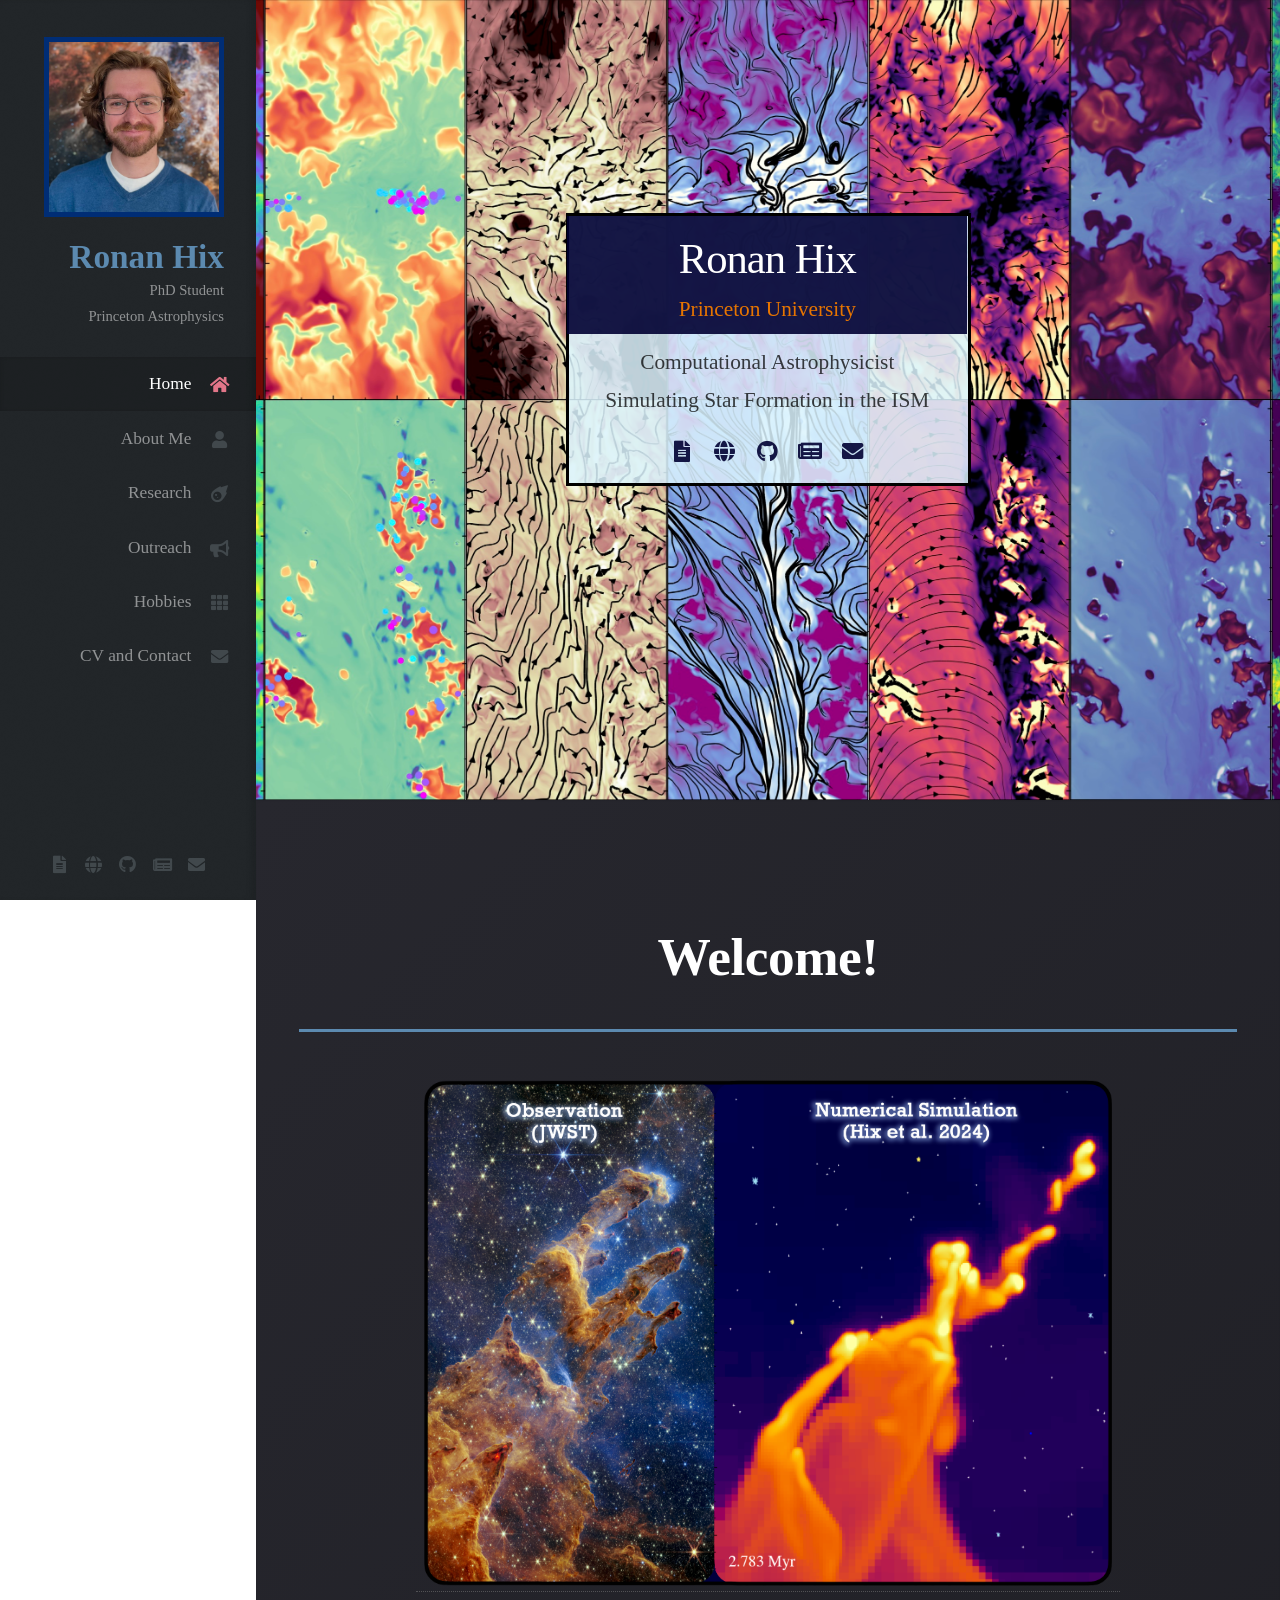
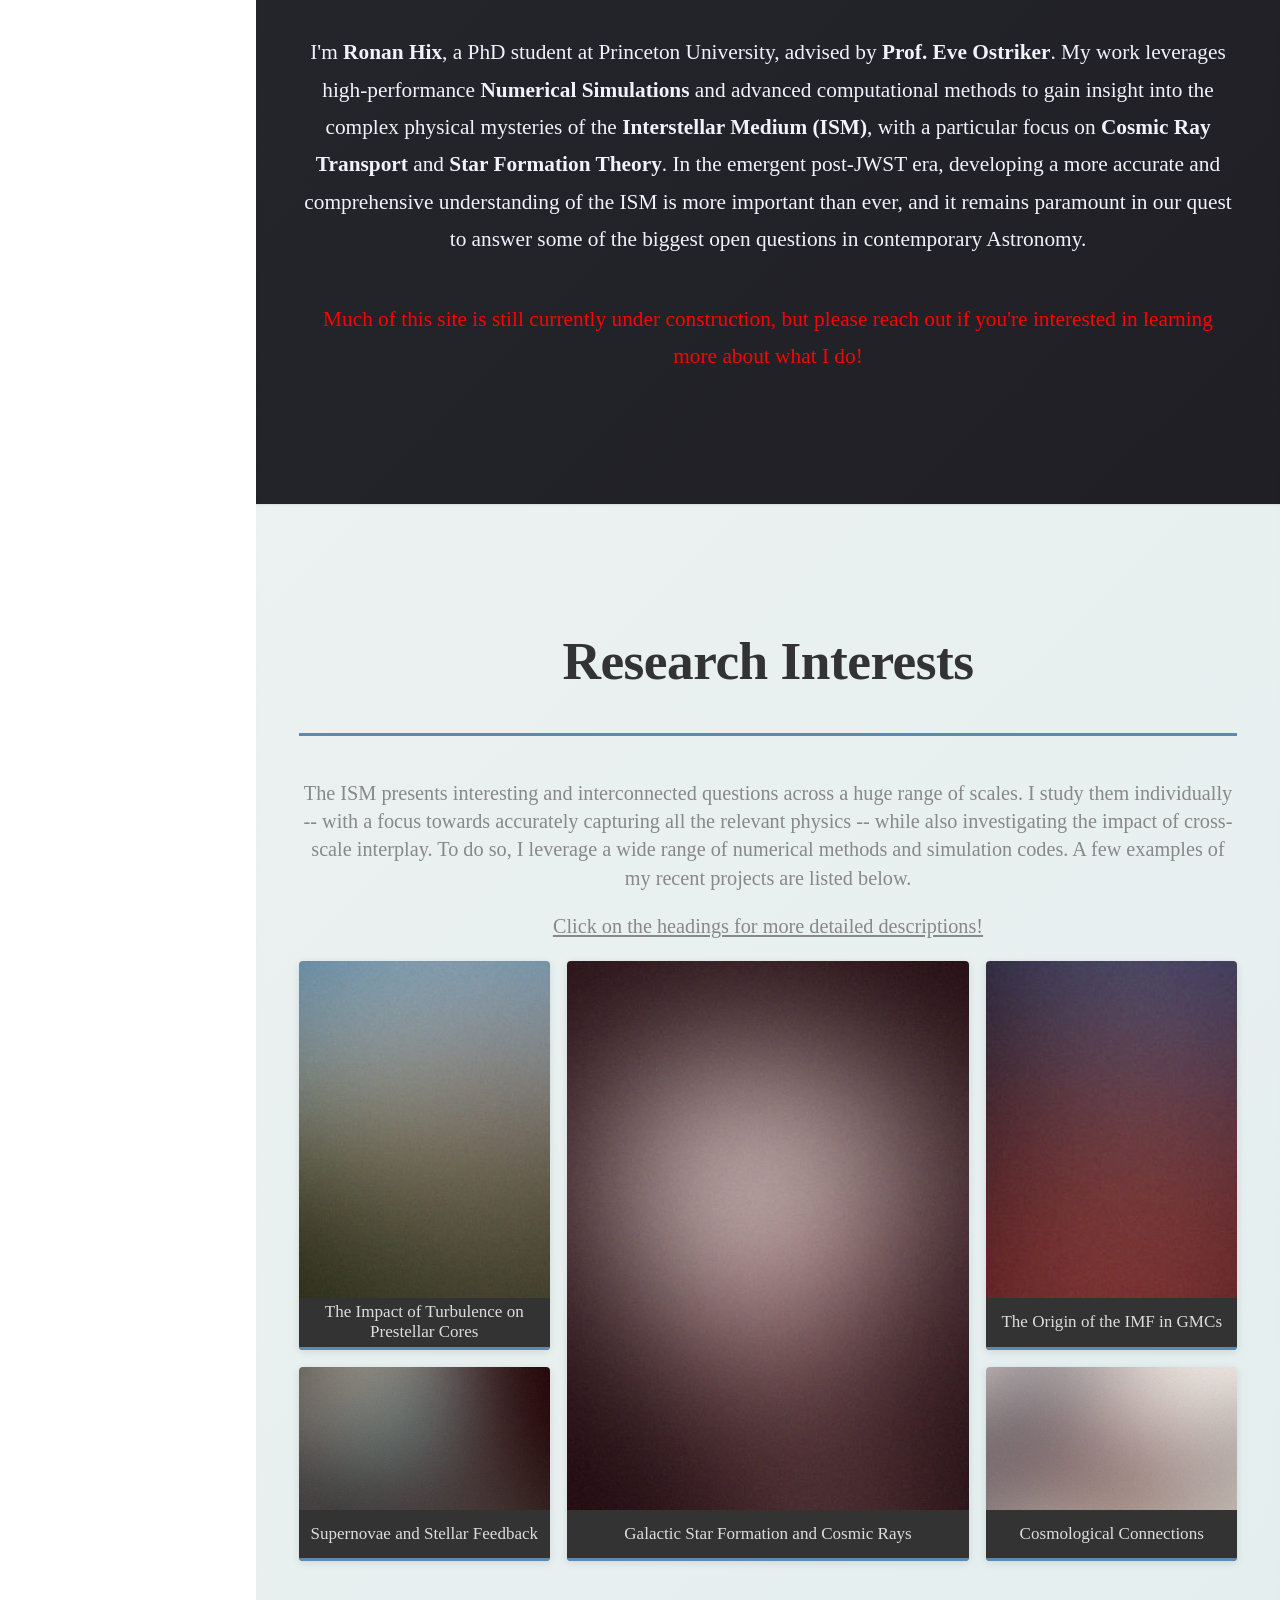
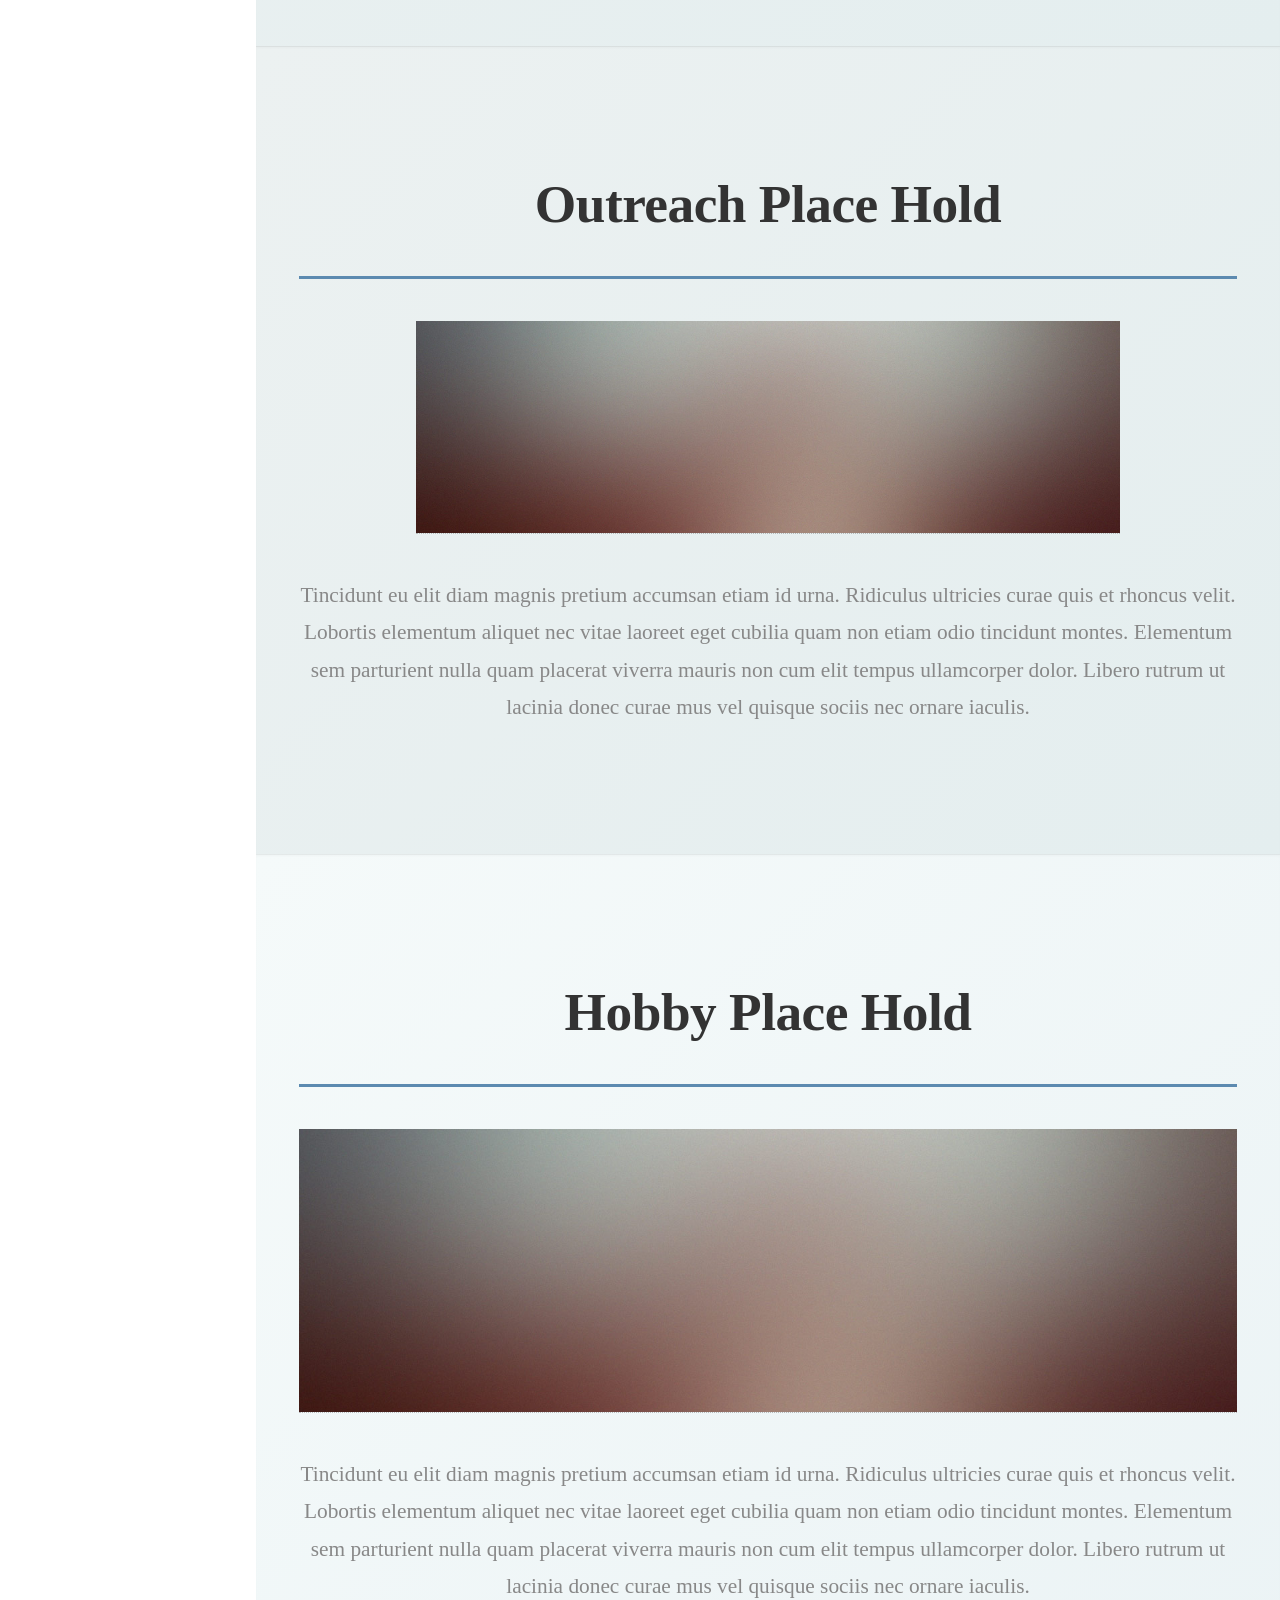
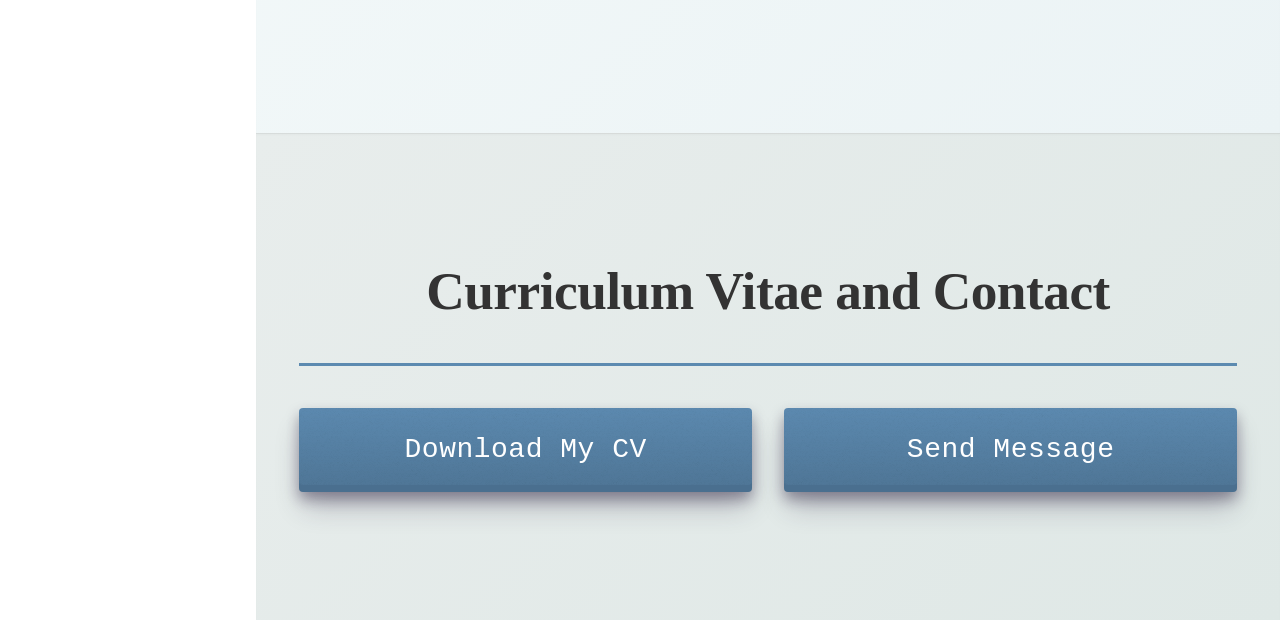
<file: index.html>
<!DOCTYPE HTML>
<!--
    Ronan Hix - Astrophysicist
    From html5up.net | @ajlkn
    Free for personal and commercial use under the CCA 3.0 license (html5up.net/license)
-->
<html>
    <head>
        <title>Ronan Hix - Astrophysicist</title>
        <meta charset="utf-8" />
        <meta name="viewport" content="width=device-width, initial-scale=1, user-scalable=no" />
        <link rel="stylesheet" href="assets/css/main.css" />
    </head>
    <body class="is-preload">

        <!-- Header -->
            <div id="header">

                <div class="top">

                    <!-- Logo -->
                        <div id="logo">
                            <span class="image avatar180" title="Ronan Hix — PhD Student, Princeton Astrophysics"><img src="images/Headshot.jpeg" alt="Wow! Just like xkcd!" title="Wow! Just like xkcd!" /></span>
                            <h1 id="title" style="color:#5C8AB0;font-size:25pt">Ronan Hix</h1>
                            <p style="font-size:11pt">PhD Student</p>
                            <p style="font-size:11pt">Princeton Astrophysics</p>
                        </div>

                    <!-- Nav -->
                        <nav id="nav">
                            <ul>
                                <li><a href="#top" id="top-link"><span class="icon solid fa-home" style="font-size:13pt">Home</span></a></li>
                                <li><a href="#about" id="about-link"><span class="icon solid fa-user"
                                    style="font-size:13pt">About Me</span></a></li>
                                <li><a href="#research" id="research-link"><span class="icon solid fa-meteor" style="font-size:13pt">Research</span></a></li>
                                <li><a href="#outreach" id="outreach-link" ><span class="icon solid fa-bullhorn" style="font-size:13pt">Outreach</span></a></li>
                                <li><a href="#hobby" id="hobby-link"><span class="icon solid fa-th" style="font-size:13pt">Hobbies</span></a></li>
                                <li><a href="#contact" id="contact-link" ><span class="icon solid fa-envelope" style="font-size:13pt">CV and Contact</span></a></li>
                            </ul>
                        </nav>

                </div>

                <div class="bottom">

                    <!-- Social Icons -->
                        <ul class="icons">
                            <li><a href="./CV_Newstyle.pdf" target = "_blank" class="icon solid fa-file-lines"><span class="label">CV</span></a></li>
                            <li><a href="https://web.astro.princeton.edu/people/ronan-hix" class="icon solid fa-globe"><span class="label">Website</span></a></li>
                            <li><a href="#" class="icon brands fa-github"><span class="label">Github</span></a></li>
                            <li><a href="https://ui.adsabs.harvard.edu/search/q=author%3A%22Hix%2C%20Ronan%22&sort=date%20desc%2C%20bibcode%20desc&p_=0" class="icon solid fa-newspaper"><span class="label">ADS</span></a></li>
                            <li><a href="mailto:ronanhix@princeton.edu" class="icon solid fa-envelope"><span class="label">Email</span></a></li>
                        </ul>

                </div>

            </div>

        <!-- Main -->
            <div id="main">

                <!-- Intro -->
                    <section id="top" class="one dark cover">
                        <div class="container" style="background-color:rgba(220,245,255,0.85); border-width:3px; border-style:solid; border-color:black">
                            <h2 style="color:rgba(255,255,255,1);background-color:rgba(0,0,50,0.9);padding-top: 0.25em">Ronan Hix</h2>
                            <p style="color:rgba(231, 117, 0,1);background-color:rgba(0,0,50,0.9); padding-bottom: 0.25em;" >Princeton University</p>
                            <p>  Computational Astrophysicist <br> Simulating Star Formation in the ISM </p>
                            
                            <!-- Social Icons -->
                            <ul class="icons" >
                                <li><a href="./CV_Newstyle.pdf" target = "_blank"  class="icon solid fa-file-lines"><span class="label">CV</span></a></li>
                                <li><a href="https://web.astro.princeton.edu/people/ronan-hix" class="icon solid fa-globe"><span class="label">Website</span></a></li>
                                <li><a href="#" class="icon brands fa-github text-black"><span class="label">Github</span></a></li>
                                <li><a href="https://ui.adsabs.harvard.edu/search/q=author%3A%22Hix%2C%20Ronan%22&sort=date%20desc%2C%20bibcode%20desc&p_=0" class="icon solid fa-newspaper"><span class="label">ADS</span></a></li>
                                <li><a href="mailto:ronanhix@princeton.edu" class="icon solid fa-envelope"><span class="label">Email</span></a></li>
                            </ul>
                        </div>
                    </section>
                    
                <!-- About Me -->
                    <section id="about" class="five">
                        <div class="container">

                            <header>
                                <h2 style="color:#fff">Welcome!</h2>
                            </header>

                            <a href="#" class="image featured_75"><img src="images/JWST-POC_comparison_mod.png" alt="" /></a>

                            <p>I'm <span style="font-weight:800">Ronan Hix</span>, a PhD student at Princeton University, advised by <span style="font-weight:800">Prof. Eve Ostriker</span>. My work leverages high-performance <span style="font-weight:800">Numerical Simulations</span> and advanced computational methods to gain insight into the complex physical mysteries of the <span style="font-weight:800">Interstellar Medium (ISM)</span>, with a particular focus on <span style="font-weight:800">Cosmic Ray Transport</span> and <span style="font-weight:800">Star Formation Theory</span>. In the emergent post-JWST era, developing a more accurate and comprehensive understanding of the ISM is more important than ever, and it remains paramount in our quest to answer some of the biggest open questions in contemporary Astronomy.</p>
                            <p style="color:#f00"> Much of this site is still currently under construction, but please reach out if you're interested in learning more about what I do!</p>

                        </div>
                    </section>
                <!-- Research Portfolio -->
                    <section id="research" class="three">
                        <div class="container">

                            <header>
                                <h2>Research Interests</h2>
                            </header>

                            <p>The ISM presents interesting and interconnected questions across a huge range of scales. I study them individually -- with a focus towards accurately capturing all the relevant physics -- while also investigating the impact of cross-scale interplay. To do so, I leverage a wide range of numerical methods and simulation codes. A few examples of my recent projects are listed below.</p>
                            <p style="text-decoration:underline">Click on the headings for more detailed descriptions!</p>

                            <div class="research-grid">
                                <!-- Left column: top (taller) and bottom (shorter) -->
                                <article class="item left-top">
                                    <a href="research.html#project-1" class="image fit"><img src="images/pic02.jpg" alt="" /></a>
                                    <header><h3>The Impact of Turbulence on Prestellar Cores </h3></header>
                                </article>
                                <article class="item left-bottom">
                                    <a href="research.html#project-2" class="image fit"><img src="images/pic03.jpg" alt="" /></a>
                                    <header><h3>Supernovae and Stellar Feedback</h3></header>
                                </article>

                                <!-- Center large item spanning both rows -->
                                <article class="item center">
                                    <a href="research.html#project-3" class="image fit"><img src="images/pic04.jpg" alt="" /></a>
                                    <header><h3>Galactic Star Formation and Cosmic Rays</h3></header>
                                </article>

                                <!-- Right column: top (taller) and bottom (shorter) -->
                                <article class="item right-top">
                                    <a href="research.html#project-4" class="image fit"><img src="images/pic05.jpg" alt="" /></a>
                                    <header><h3>The Origin of the IMF in GMCs</h3></header>
                                </article>
                                <article class="item right-bottom">
                                    <a href="research.html#project-5" class="image fit"><img src="images/pic06.jpg" alt="" /></a>
                                    <header><h3>Cosmological Connections</h3></header>
                                </article>

                            </div>

                        </div>
                    </section>
                    
                <!-- Outreach -->
                    <section id="outreach" class="three">
                        <div class="container">

                            <header>
                                <h2>Outreach Place Hold</h2>
                            </header>

                            <a href="#" class="image featured_75"><img src="images/pic08.jpg" alt="" /></a>

                            <p>Tincidunt eu elit diam magnis pretium accumsan etiam id urna. Ridiculus
                            ultricies curae quis et rhoncus velit. Lobortis elementum aliquet nec vitae
                            laoreet eget cubilia quam non etiam odio tincidunt montes. Elementum sem
                            parturient nulla quam placerat viverra mauris non cum elit tempus ullamcorper
                            dolor. Libero rutrum ut lacinia donec curae mus vel quisque sociis nec
                            ornare iaculis.</p>

                        </div>
                    </section>
                    
                <!-- Hobbies -->
                    <section id="hobby" class="two">
                        <div class="container">

                            <header>
                                <h2>Hobby Place Hold</h2>
                            </header>

                            <a href="#" class="image featured"><img src="images/pic08.jpg" alt="" /></a>

                            <p>Tincidunt eu elit diam magnis pretium accumsan etiam id urna. Ridiculus
                            ultricies curae quis et rhoncus velit. Lobortis elementum aliquet nec vitae
                            laoreet eget cubilia quam non etiam odio tincidunt montes. Elementum sem
                            parturient nulla quam placerat viverra mauris non cum elit tempus ullamcorper
                            dolor. Libero rutrum ut lacinia donec curae mus vel quisque sociis nec
                            ornare iaculis.</p>

                        </div>
                    </section>

                <!-- Contact -->
                    <section id="contact" class="four">
                        <div class="container">

                            <header>
                                <h2>Curriculum Vitae and Contact</h2>
                            </header>

                            <div style="display: flex; gap: 1.5em; margin-bottom: 2em;">
                                <a href="./CV_Newstyle.pdf" target="_blank" class="button" style="flex: 1; text-align: center;">Download My CV</a>
                                <a href="mailto:ronanhix@princeton.edu" class="button" style="flex: 1; text-align: center;">Send Message</a>
                            </div>

                            <!-- Form fields commented out for potential future use -->
                            <!-- <p>Elementum sem parturient nulla quam placerat viverra
                            mauris non cum elit tempus ullamcorper dolor. Libero rutrum ut lacinia
                            donec curae mus. Eleifend id porttitor ac ultricies lobortis sem nunc
                            orci ridiculus faucibus a consectetur. Porttitor curae mauris urna mi dolor.</p>

                            <form method="post" action="mailto:ronanhix@princeton.edu">
                                <div class="row">
                                    <div class="col-6 col-12-mobile"><input type="text" name="name" placeholder="Name" /></div>
                                    <div class="col-6 col-12-mobile"><input type="text" name="email" placeholder="Email" /></div>
                                    <div class="col-12">
                                        <textarea name="message" placeholder="Message"></textarea>
                                    </div>
                                </div>
                            </form> -->

                        
            </div>

        <!-- Scripts -->
            <script src="assets/js/jquery.min.js"></script>
            <script src="assets/js/jquery.scrolly.min.js"></script>
            <script src="assets/js/jquery.scrollex.min.js"></script>
            <script src="assets/js/browser.min.js"></script>
            <script src="assets/js/breakpoints.min.js"></script>
            <script src="assets/js/util.js"></script>
            <script src="assets/js/main.js"></script>

    </body>
</html>
</file>
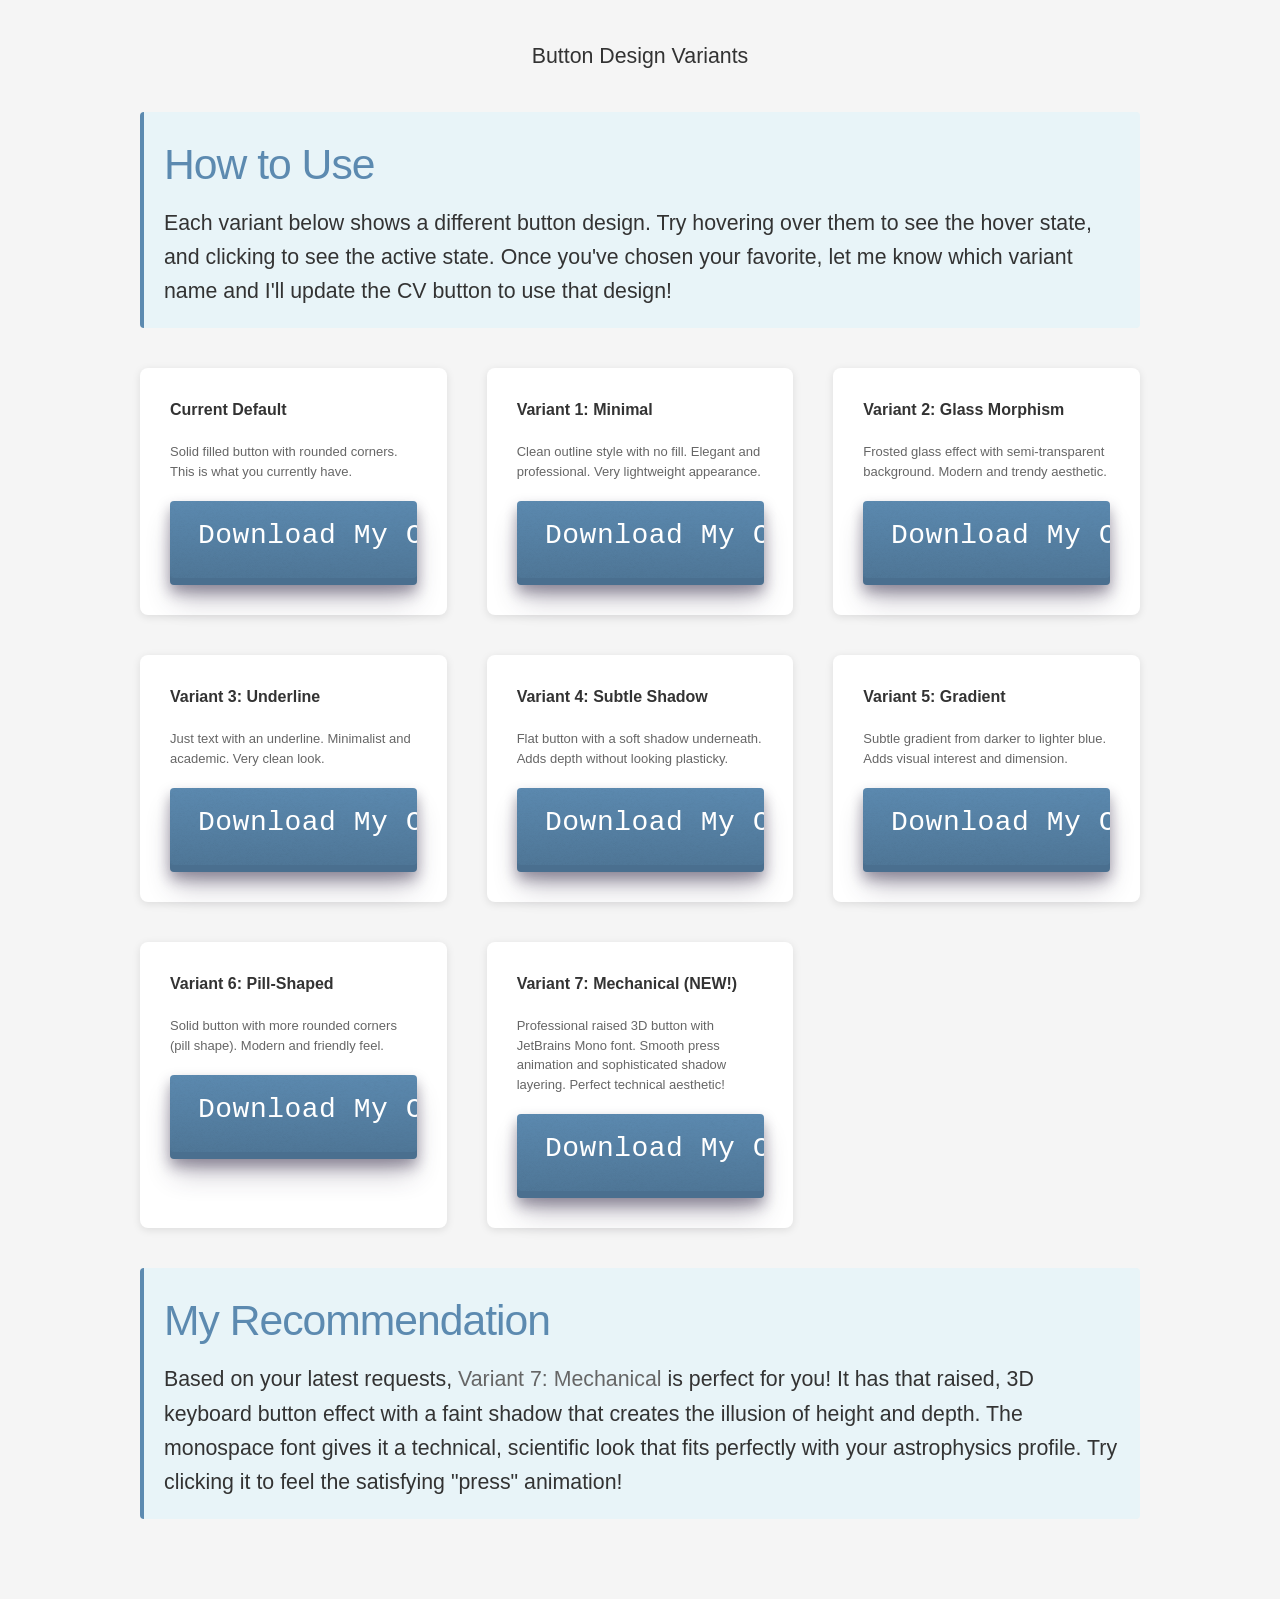
<file: button-demo.html>
<!DOCTYPE HTML>
<html>
    <head>
        <title>Button Design Variants - Demo</title>
        <meta charset="utf-8" />
        <meta name="viewport" content="width=device-width, initial-scale=1, user-scalable=no" />
        <link rel="stylesheet" href="assets/css/main.css" />
        <style>
            body {
                background-color: #f5f5f5;
                padding: 40px 20px;
                font-family: Arial, sans-serif;
            }
            .demo-container {
                max-width: 1000px;
                margin: 0 auto;
            }
            .demo-container h1 {
                text-align: center;
                color: #333;
                margin-bottom: 40px;
            }
            .button-grid {
                display: grid;
                grid-template-columns: repeat(auto-fit, minmax(300px, 1fr));
                gap: 40px;
                margin-bottom: 40px;
            }
            .button-demo {
                background-color: white;
                padding: 30px;
                border-radius: 8px;
                box-shadow: 0 2px 8px rgba(0, 0, 0, 0.1);
            }
            .button-demo h3 {
                margin: 0 0 20px 0;
                color: #333;
                font-size: 16px;
                font-weight: 600;
            }
            .button-demo p {
                margin: 0 0 20px 0;
                color: #666;
                font-size: 13px;
                line-height: 1.5;
            }
            .button-demo .button {
                display: block;
                text-align: center;
                margin-bottom: 15px;
            }
            .button-demo .button:last-child {
                margin-bottom: 0;
            }

            /* Additional styling for demo - ensure buttons have consistent sizing */
            .demo-container .button {
                width: 100%;
                box-sizing: border-box;
            }

            .info {
                background-color: #e8f4f8;
                border-left: 4px solid #5C8AB0;
                padding: 20px;
                margin-bottom: 40px;
                border-radius: 4px;
                color: #333;
            }
            .info h2 {
                margin: 0 0 10px 0;
                color: #5C8AB0;
            }
            .info p {
                margin: 0;
                line-height: 1.6;
            }
        </style>
    </head>
    <body>
        <div class="demo-container">
            <h1>Button Design Variants</h1>
            
            <div class="info">
                <h2>How to Use</h2>
                <p>
                    Each variant below shows a different button design. Try hovering over them to see the hover state, and clicking to see the active state.
                    Once you've chosen your favorite, let me know which variant name and I'll update the CV button to use that design!
                </p>
            </div>

            <div class="button-grid">
                <!-- CURRENT DEFAULT -->
                <div class="button-demo">
                    <h3>Current Default</h3>
                    <p>Solid filled button with rounded corners. This is what you currently have.</p>
                    <a href="#" class="button">Download My CV</a>
                </div>

                <!-- VARIANT 1: MINIMAL -->
                <div class="button-demo">
                    <h3>Variant 1: Minimal</h3>
                    <p>Clean outline style with no fill. Elegant and professional. Very lightweight appearance.</p>
                    <a href="#" class="button variant-minimal">Download My CV</a>
                </div>

                <!-- VARIANT 2: GLASS MORPHISM -->
                <div class="button-demo">
                    <h3>Variant 2: Glass Morphism</h3>
                    <p>Frosted glass effect with semi-transparent background. Modern and trendy aesthetic.</p>
                    <a href="#" class="button variant-glass">Download My CV</a>
                </div>

                <!-- VARIANT 3: UNDERLINE -->
                <div class="button-demo">
                    <h3>Variant 3: Underline</h3>
                    <p>Just text with an underline. Minimalist and academic. Very clean look.</p>
                    <a href="#" class="button variant-underline">Download My CV</a>
                </div>

                <!-- VARIANT 4: SUBTLE SHADOW -->
                <div class="button-demo">
                    <h3>Variant 4: Subtle Shadow</h3>
                    <p>Flat button with a soft shadow underneath. Adds depth without looking plasticky.</p>
                    <a href="#" class="button variant-shadow">Download My CV</a>
                </div>

                <!-- VARIANT 5: GRADIENT -->
                <div class="button-demo">
                    <h3>Variant 5: Gradient</h3>
                    <p>Subtle gradient from darker to lighter blue. Adds visual interest and dimension.</p>
                    <a href="#" class="button variant-gradient">Download My CV</a>
                </div>

                <!-- VARIANT 6: FLAT NO-BORDER -->
                <div class="button-demo">
                    <h3>Variant 6: Pill-Shaped</h3>
                    <p>Solid button with more rounded corners (pill shape). Modern and friendly feel.</p>
                    <a href="#" class="button variant-flat">Download My CV</a>
                </div>

                <!-- VARIANT 7: MECHANICAL - NEW -->
                <div class="button-demo">
                    <h3>Variant 7: Mechanical (NEW!)</h3>
                    <p>Professional raised 3D button with JetBrains Mono font. Smooth press animation and sophisticated shadow layering. Perfect technical aesthetic!</p>
                    <a href="#" class="button variant-mechanical">Download My CV</a>
                </div>
            </div>

            <div class="info">
                <h2>My Recommendation</h2>
                <p>
                    Based on your latest requests, <strong>Variant 7: Mechanical</strong> is perfect for you!
                    It has that raised, 3D keyboard button effect with a faint shadow that creates the illusion of height and depth.
                    The monospace font gives it a technical, scientific look that fits perfectly with your astrophysics profile.
                    Try clicking it to feel the satisfying "press" animation!
                </p>
            </div>
        </div>
    </body>
</html>
</file>
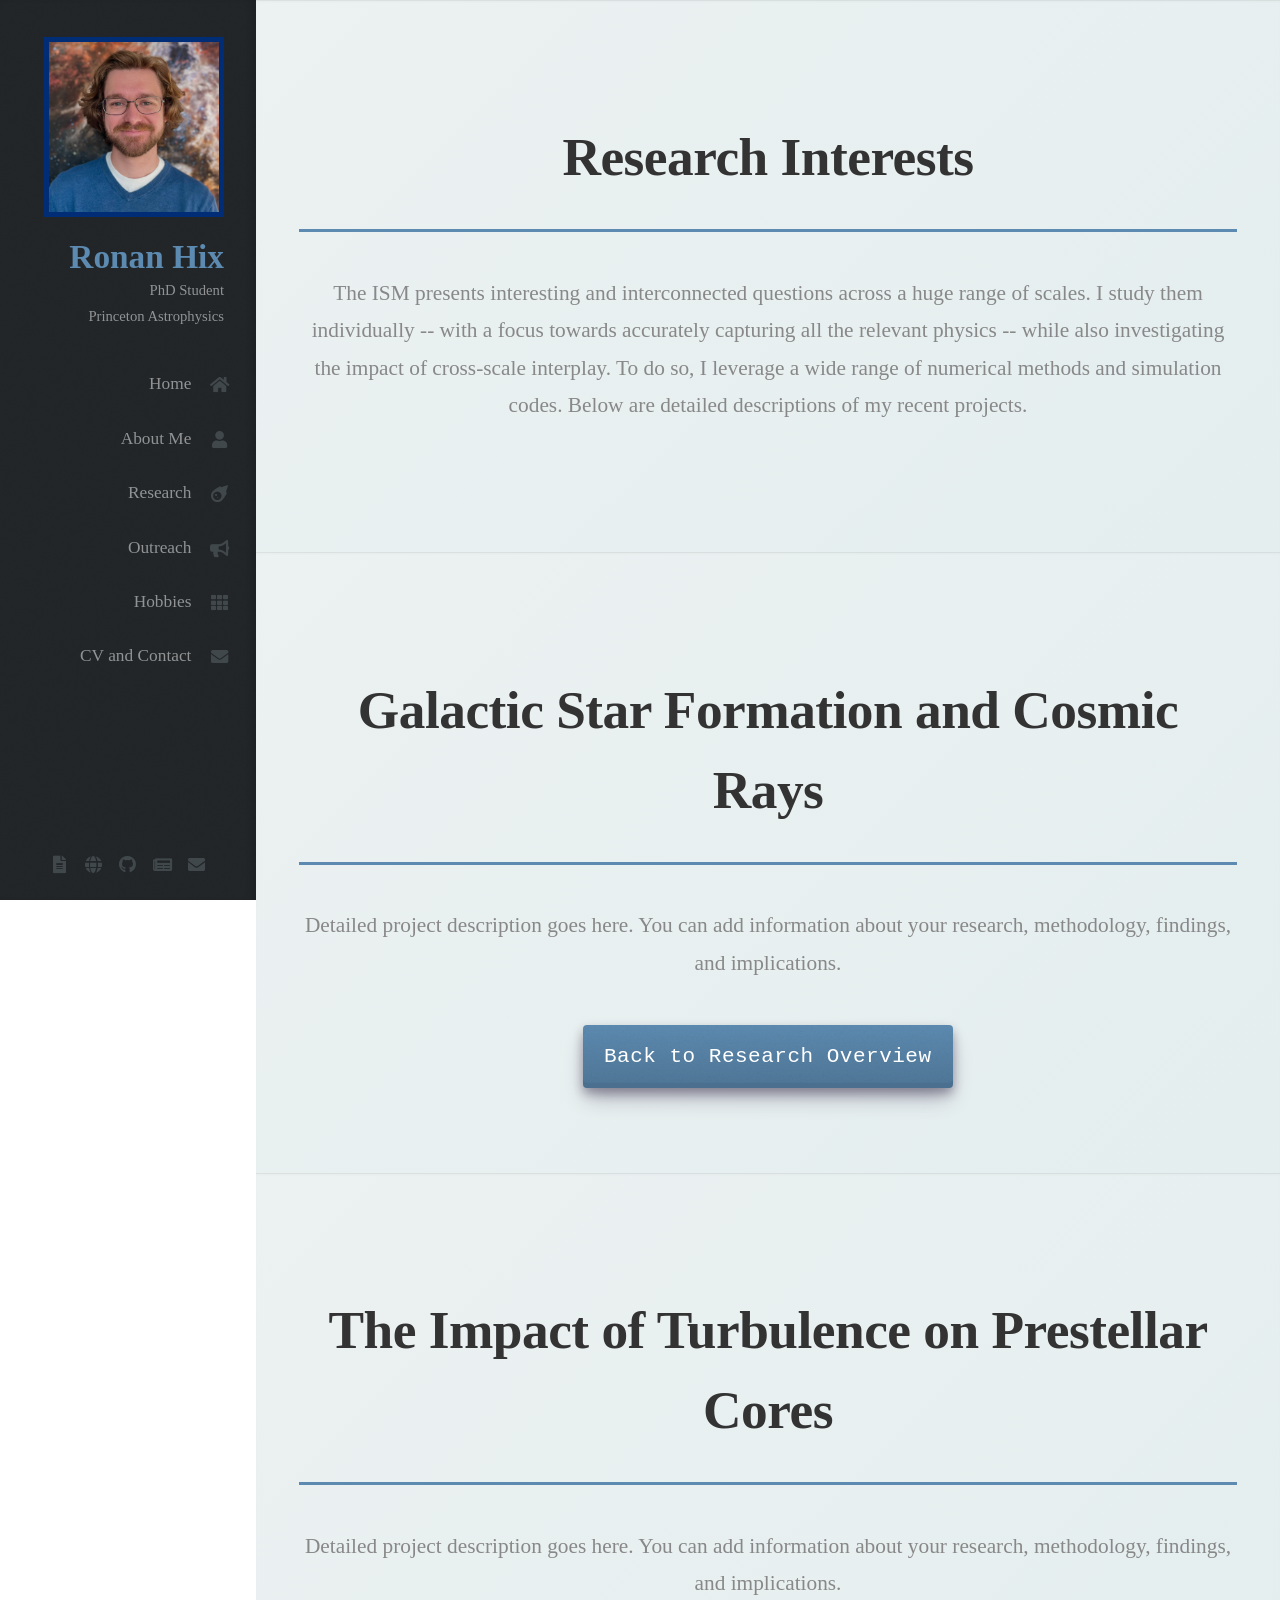
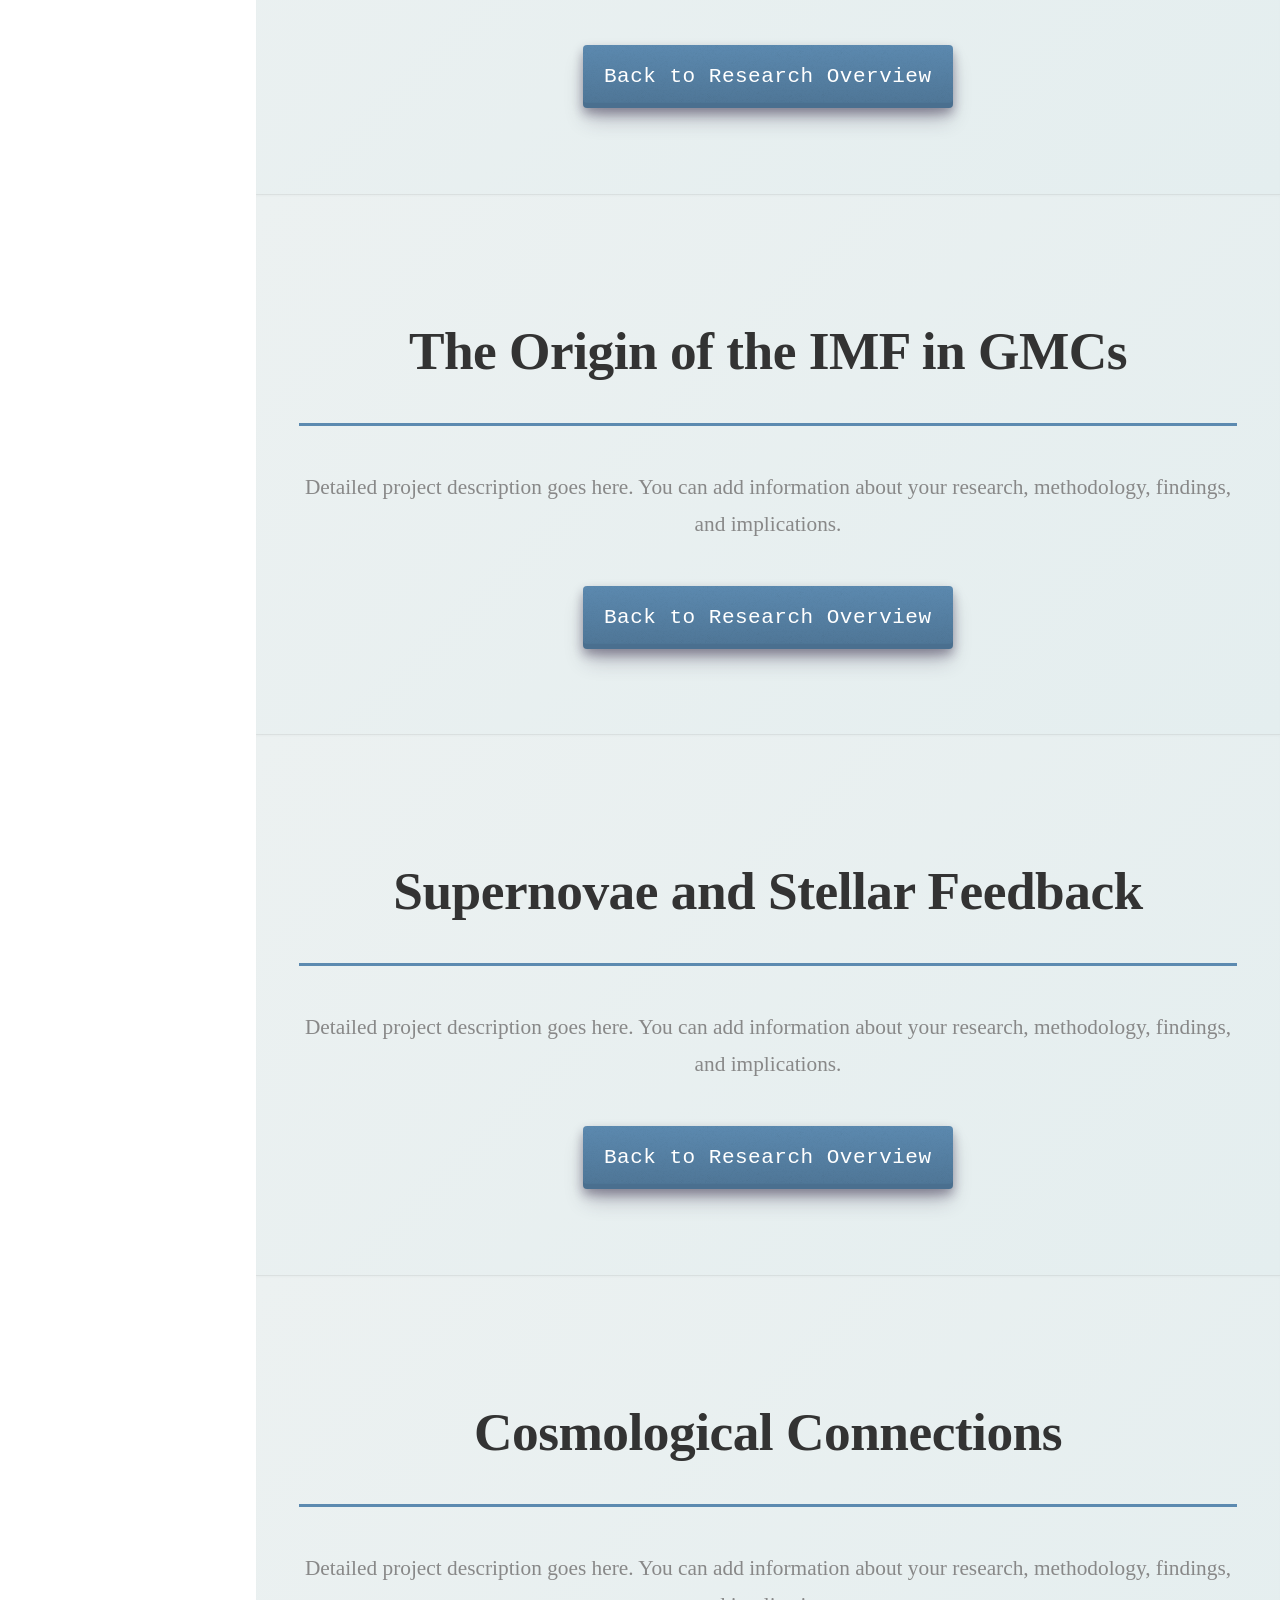
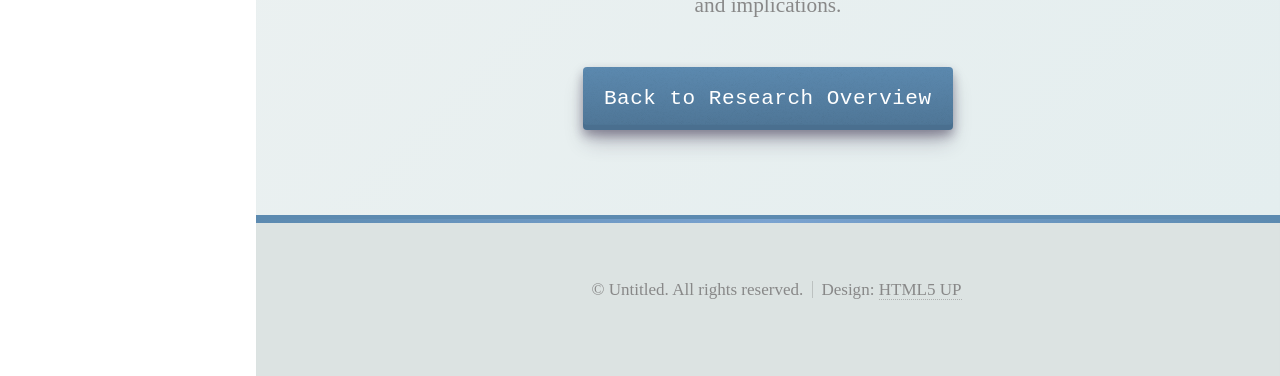
<file: research.html>
<!DOCTYPE HTML>
<!--
    Ronan Hix - Astrophysicist
    From html5up.net | @ajlkn
    Free for personal and commercial use under the CCA 3.0 license (html5up.net/license)
-->
<html>
    <head>
        <title>Research - Ronan Hix</title>
        <meta charset="utf-8" />
        <meta name="viewport" content="width=device-width, initial-scale=1, user-scalable=no" />
        <link rel="stylesheet" href="assets/css/main.css" />
    </head>
    <body class="is-preload">

        <!-- Header -->
            <div id="header">

                <div class="top">

                    <!-- Logo -->
                        <div id="logo">
                            <span class="image avatar180" title="Ronan Hix — PhD Student, Princeton Astrophysics"><img src="images/Headshot.jpeg" alt="Wow! Just like xkcd!" title="Wow! Just like xkcd!" /></span>
                            <h1 id="title" style="color:#5C8AB0;font-size:25pt">Ronan Hix</h1>
                            <p style="font-size:11pt">PhD Student</p>
                            <p style="font-size:11pt">Princeton Astrophysics</p>
                        </div>

                    <!-- Nav -->
                        <nav id="nav">
                            <ul>
                                <li><a href="index.html" id="top-link"><span class="icon solid fa-home" style="font-size:13pt">Home</span></a></li>
                                <li><a href="index.html#about" id="about-link"><span class="icon solid fa-user"
                                    style="font-size:13pt">About Me</span></a></li>
                                <li><a href="index.html#research" id="research-link"><span class="icon solid fa-meteor" style="font-size:13pt">Research</span></a></li>
                                <li><a href="index.html#outreach" id="outreach-link" ><span class="icon solid fa-bullhorn" style="font-size:13pt">Outreach</span></a></li>
                                <li><a href="index.html#hobby" id="hobby-link"><span class="icon solid fa-th" style="font-size:13pt">Hobbies</span></a></li>
                                <li><a href="index.html#contact" id="contact-link" ><span class="icon solid fa-envelope" style="font-size:13pt">CV and Contact</span></a></li>
                            </ul>
                        </nav>

                </div>

                <div class="bottom">

                    <!-- Social Icons -->
                        <ul class="icons">
                            <li><a href="./CV__Minimalist.pdf" target = "_blank" class="icon solid fa-file-lines"><span class="label">CV</span></a></li>
                            <li><a href="https://web.astro.princeton.edu/people/ronan-hix" class="icon solid fa-globe"><span class="label">Website</span></a></li>
                            <li><a href="#" class="icon brands fa-github"><span class="label">Github</span></a></li>
                            <li><a href="https://ui.adsabs.harvard.edu/search/q=author%3A%22Hix%2C%20Ronan%22&sort=date%20desc%2C%20bibcode%20desc&p_=0" class="icon solid fa-newspaper"><span class="label">ADS</span></a></li>
                            <li><a href="mailto:ronanhix@princeton.edu" class="icon solid fa-envelope"><span class="label">Email</span></a></li>
                        </ul>

                </div>

            </div>

        <!-- Main -->
            <div id="main">

                <!-- Research Overview -->
                    <section id="research-overview" class="three">
                        <div class="container">

                            <header>
                                <h2>Research Interests</h2>
                            </header>

                            <p>The ISM presents interesting and interconnected questions across a huge range of scales. I study them individually -- with a focus towards accurately capturing all the relevant physics -- while also investigating the impact of cross-scale interplay. To do so, I leverage a wide range of numerical methods and simulation codes. Below are detailed descriptions of my recent projects.</p>

                        </div>
                    </section>

                <!-- Project 3: Galactic Star Formation and Cosmic Rays (Now First) -->
                    <section id="project-3" class="three">
                        <div class="container">
                            <header>
                                <h2>Galactic Star Formation and Cosmic Rays</h2>
                            </header>
                            <p>Detailed project description goes here. You can add information about your research, methodology, findings, and implications.</p>
                            <a href="index.html#research" class="button">Back to Research Overview</a>
                        </div>
                    </section>

                <!-- Project 1: Turbulence on Prestellar Cores (Now Second) -->
                    <section id="project-1" class="three">
                        <div class="container">
                            <header>
                                <h2>The Impact of Turbulence on Prestellar Cores</h2>
                            </header>
                            <p>Detailed project description goes here. You can add information about your research, methodology, findings, and implications.</p>
                            <a href="index.html#research" class="button">Back to Research Overview</a>
                        </div>
                    </section>

                <!-- Project 4: The Origin of the IMF in GMCs (Now Third) -->
                    <section id="project-4" class="three">
                        <div class="container">
                            <header>
                                <h2>The Origin of the IMF in GMCs</h2>
                            </header>
                            <p>Detailed project description goes here. You can add information about your research, methodology, findings, and implications.</p>
                            <a href="index.html#research" class="button">Back to Research Overview</a>
                        </div>
                    </section>

                <!-- Project 2: Supernovae and Stellar Feedback -->
                    <section id="project-2" class="three">
                        <div class="container">
                            <header>
                                <h2>Supernovae and Stellar Feedback</h2>
                            </header>
                            <p>Detailed project description goes here. You can add information about your research, methodology, findings, and implications.</p>
                            <a href="index.html#research" class="button">Back to Research Overview</a>
                        </div>
                    </section>

                <!-- Project 5: Cosmological Connections -->
                    <section id="project-5" class="three">
                        <div class="container">
                            <header>
                                <h2>Cosmological Connections</h2>
                            </header>
                            <p>Detailed project description goes here. You can add information about your research, methodology, findings, and implications.</p>
                            <a href="index.html#researchh" class="button">Back to Research Overview</a>
                        </div>
                    </section>

            </div>

        <!-- Footer -->
            <div id="footer">

                <!-- Copyright -->
                    <ul class="copyright">
                        <li>&copy; Untitled. All rights reserved.</li><li>Design: <a href="http://html5up.net">HTML5 UP</a></li>
                    </ul>

            </div>

        <!-- Scripts -->
            <script src="assets/js/jquery.min.js"></script>
            <script src="assets/js/jquery.scrolly.min.js"></script>
            <script src="assets/js/jquery.scrollex.min.js"></script>
            <script src="assets/js/browser.min.js"></script>
            <script src="assets/js/breakpoints.min.js"></script>
            <script src="assets/js/util.js"></script>
            <script src="assets/js/main.js"></script>

    </body>
</html>
</file>
<file: assets/css/main.css>
@import url("fontawesome-all.min.css");
@import url("https://fonts.googleapis.com/css?family=Source+Sans+Pro:300,300italic,400,600");

/*
    Prologue by HTML5 UP
    html5up.net | @ajlkn
    Free for personal and commercial use under the CCA 3.0 license (html5up.net/license)
*/

html, body, div, span, applet, object,
iframe, h1, h2, h3, h4, h5, h6, p, blockquote,
pre, a, abbr, acronym, address, big, cite,
code, del, dfn, em, img, ins, kbd, q, s, samp,
small, strike, strong, sub, sup, tt, var, b,
u, i, center, dl, dt, dd, ol, ul, li, fieldset,
form, label, legend, table, caption, tbody,
tfoot, thead, tr, th, td, article, aside,
canvas, details, embed, figure, figcaption,
footer, header, hgroup, menu, nav, output, ruby,
section, summary, time, mark, audio, video {
    margin: 0;
    padding: 0;
    border: 0;
    font-size: 100%;
    font: inherit;
    vertical-align: baseline;}

article, aside, details, figcaption, figure,
footer, header, hgroup, menu, nav, section {
    display: block;}

body {
    line-height: 1;
}

ol, ul {
    list-style: none;
}

blockquote, q {
    quotes: none;
}

    blockquote:before, blockquote:after, q:before, q:after {
        content: '';
        content: none;
    }

table {
    border-collapse: collapse;
    border-spacing: 0;
}

body {
    -webkit-text-size-adjust: none;
}

mark {
    background-color: transparent;
    color: inherit;
}

input::-moz-focus-inner {
    border: 0;
    padding: 0;
}

input, select, textarea {
    -moz-appearance: none;
    -webkit-appearance: none;
    -ms-appearance: none;
    appearance: none;
}

/* Basic */

    html {
        box-sizing: border-box;
    }

    *, *:before, *:after {
        box-sizing: inherit;
    }

    body {
        background: #fff;
        font-family:'Palatino', 'URW Palladio L', serif;
        /*font-family: 'Source Sans Pro', sans-serif;*/
        font-size: 19pt;
        font-weight: 300;
        line-height: 1.75em;
        color: #888;
    }

        body.is-preload *, body.is-preload *:before, body.is-preload *:after {
            -moz-animation: none !important;
            -webkit-animation: none !important;
            -ms-animation: none !important;
            animation: none !important;
            -moz-transition: none !important;
            -webkit-transition: none !important;
            -ms-transition: none !important;
            transition: none !important;
        }

    input, textarea, select {
        font-family: 'Source Sans Pro', sans-serif;
        font-size: 19pt;
        font-weight: 300;
        line-height: 1.75em;
        color: #888;
    }

    h1, h2, h3, h4, h5, h6 {
        font-weight: 300;
        color: #666;
        line-height: 1.5em;
    }

    h1 a, h2 a, h3 a, h4 a, h5 a, h6 a {
        color: inherit;
        text-decoration: none;
    }

        h1 a strong, h2 a strong, h3 a strong, h4 a strong, h5 a strong, h6 a strong {
            color: #333;
        }

    h2 {
        font-size: 2em;
        letter-spacing: -1px;
    }

        h2.alt {
            color: #888;
        }

            h2.alt strong {
                color: #666;
            }

    h3 {
        font-size: 1.5em;
    }

    header {
        margin: 0 0 2em 0;
    }

        header > p {
            margin: 1em 0 0 0;
        }

    footer {
        margin: 2em 0 0 0;
    }

    strong, b {
        font-weight: 300;
        color: #666;
    }

    em, i {
        font-style: italic;
    }

    a {
        text-decoration: none;
        color: inherit;
        border-bottom: dotted 1px rgba(128, 128, 128, 0.5);
        -moz-transition: color 0.35s ease-in-out, border-bottom-color 0.35s ease-in-out;
        -webkit-transition: color 0.35s ease-in-out, border-bottom-color 0.35s ease-in-out;
        -ms-transition: color 0.35s ease-in-out, border-bottom-color 0.35s ease-in-out;
        transition: color 0.35s ease-in-out, border-bottom-color 0.35s ease-in-out;
        outline: 0;
    }

        a:hover {
            color: #E27689;
            border-bottom-color: rgba(255, 255, 255, 0);
        }

    sub {
        position: relative;
        top: 0.5em;
        font-size: 0.8em;
    }

    sup {
        position: relative;
        top: -0.5em;
        font-size: 0.8em;
    }

    hr {
        border: 0;
        border-top: solid 1px #ddd;
    }

    blockquote {
        border-left: solid 0.5em #ddd;
        padding: 1em 0 1em 2em;
        font-style: italic;
    }

    p, ul, ol, dl, table {
        margin-bottom: 2em;
    }

    br.clear {
        clear: both;
    }

/* Container */

    .container {
        margin: 0 auto;
        max-width: 1200px;
        width: 100%;
    }


        @media screen and (min-width: 961px) and (max-width: 1620px) {

            .container {
                width: 960px;
            }

        }


        @media screen and (min-width: 961px) and (max-width: 1320px) {

            .container {
                width: 100%;
            }

        }

        @media screen and (max-width: 960px) {

            .container {
                width: 100%;
            }

        }

        @media screen and (max-width: 736px) {

            .container {
                width: 100%;
            }

        }

/* Row */

    .row {
        display: flex;
        flex-wrap: wrap;
        box-sizing: border-box;
        align-items: stretch;
    }

        .row > * {
            box-sizing: border-box;
        }

        .row.gtr-uniform > * > :last-child {
            margin-bottom: 0;
        }

        .row.aln-left {
            justify-content: flex-start;
        }

        .row.aln-center {
            justify-content: center;
        }

        .row.aln-right {
            justify-content: flex-end;
        }

        .row.aln-top {
            align-items: flex-start;
        }

        .row.aln-middle {
            align-items: center;
        }

        .row.aln-bottom {
            align-items: flex-end;
        }

        .row > .imp {
            order: -1;
        }

        .row > .col-1 {
            width: 8.33333%;
        }

        .row > .off-1 {
            margin-left: 8.33333%;
        }

        .row > .col-2 {
            width: 16.66667%;
        }

        .row > .off-2 {
            margin-left: 16.66667%;
        }

        .row > .col-3 {
            width: 25%;
        }

        .row > .off-3 {
            margin-left: 25%;
        }

        .row > .col-4 {
            width: 33.33333%;
        }

        .row > .off-4 {
            margin-left: 33.33333%;
        }

        .row > .col-5 {
            width: 41.66667%;
        }

        .row > .off-5 {
            margin-left: 41.66667%;
        }

        .row > .col-6 {
            width: 50%;
        }

        .row > .off-6 {
            margin-left: 50%;
        }

        .row > .col-7 {
            width: 58.33333%;
        }

        .row > .off-7 {
            margin-left: 58.33333%;
        }

        .row > .col-8 {
            width: 66.66667%;
        }

        .row > .off-8 {
            margin-left: 66.66667%;
        }

        .row > .col-9 {
            width: 75%;
        }

        .row > .off-9 {
            margin-left: 75%;
        }

        .row > .col-10 {
            width: 83.33333%;
        }

        .row > .off-10 {
            margin-left: 83.33333%;
        }

        .row > .col-11 {
            width: 91.66667%;
        }

        .row > .off-11 {
            margin-left: 91.66667%;
        }

        .row > .col-12 {
            width: 100%;
        }

        .row > .off-12 {
            margin-left: 100%;
        }

        .row.gtr-0 {
            margin-top: 0px;
            margin-left: 0px;
        }

            .row.gtr-0 > * {
                padding: 0px 0 0 0px;
            }

            .row.gtr-0.gtr-uniform {
                margin-top: 0px;
            }

                .row.gtr-0.gtr-uniform > * {
                    padding-top: 0px;
                }

        .row.gtr-25 {
            margin-top: -10px;
            margin-left: -10px;
        }

            .row.gtr-25 > * {
                padding: 10px 0 0 10px;
            }

            .row.gtr-25.gtr-uniform {
                margin-top: -10px;
            }

                .row.gtr-25.gtr-uniform > * {
                    padding-top: 10px;
                }

        .row.gtr-50 {
            margin-top: -20px;
            margin-left: -20px;
        }

            .row.gtr-50 > * {
                padding: 20px 0 0 20px;
            }

            .row.gtr-50.gtr-uniform {
                margin-top: -20px;
            }

                .row.gtr-50.gtr-uniform > * {
                    padding-top: 20px;
                }

        .row {
            margin-top: -40px;
            margin-left: -40px;
        }

            .row > * {
                padding: 40px 0 0 40px;
            }

            .row.gtr-uniform {
                margin-top: -40px;
            }

                .row.gtr-uniform > * {
                    padding-top: 40px;
                }

        .row.gtr-150 {
            margin-top: -60px;
            margin-left: -60px;
        }

            .row.gtr-150 > * {
                padding: 60px 0 0 60px;
            }

            .row.gtr-150.gtr-uniform {
                margin-top: -60px;
            }

                .row.gtr-150.gtr-uniform > * {
                    padding-top: 60px;
                }

        .row.gtr-200 {
            margin-top: -80px;
            margin-left: -80px;
        }

            .row.gtr-200 > * {
                padding: 80px 0 0 80px;
            }

            .row.gtr-200.gtr-uniform {
                margin-top: -80px;
            }

                .row.gtr-200.gtr-uniform > * {
                    padding-top: 80px;
                }

        @media screen and (min-width: 961px) and (max-width: 2880px) {

            .row {
                display: flex;
                flex-wrap: wrap;
                box-sizing: border-box;
                align-items: stretch;
            }

                .row > * {
                    box-sizing: border-box;
                }

                .row.gtr-uniform > * > :last-child {
                    margin-bottom: 0;
                }

                .row.aln-left {
                    justify-content: flex-start;
                }

                .row.aln-center {
                    justify-content: center;
                }

                .row.aln-right {
                    justify-content: flex-end;
                }

                .row.aln-top {
                    align-items: flex-start;
                }

                .row.aln-middle {
                    align-items: center;
                }

                .row.aln-bottom {
                    align-items: flex-end;
                }

                .row > .imp-wide {
                    order: -1;
                }

                .row > .col-1-wide {
                    width: 8.33333%;
                }

                .row > .off-1-wide {
                    margin-left: 8.33333%;
                }

                .row > .col-2-wide {
                    width: 16.66667%;
                }

                .row > .off-2-wide {
                    margin-left: 16.66667%;
                }

                .row > .col-3-wide {
                    width: 25%;
                }

                .row > .off-3-wide {
                    margin-left: 25%;
                }

                .row > .col-4-wide {
                    width: 33.33333%;
                }

                .row > .off-4-wide {
                    margin-left: 33.33333%;
                }

                .row > .col-5-wide {
                    width: 41.66667%;
                }

                .row > .off-5-wide {
                    margin-left: 41.66667%;
                }

                .row > .col-6-wide {
                    width: 50%;
                }

                .row > .off-6-wide {
                    margin-left: 50%;
                }

                .row > .col-7-wide {
                    width: 58.33333%;
                }

                .row > .off-7-wide {
                    margin-left: 58.33333%;
                }

                .row > .col-8-wide {
                    width: 66.66667%;
                }

                .row > .off-8-wide {
                    margin-left: 66.66667%;
                }

                .row > .col-9-wide {
                    width: 75%;
                }

                .row > .off-9-wide {
                    margin-left: 75%;
                }

                .row > .col-10-wide {
                    width: 83.33333%;
                }

                .row > .off-10-wide {
                    margin-left: 83.33333%;
                }

                .row > .col-11-wide {
                    width: 91.66667%;
                }

                .row > .off-11-wide {
                    margin-left: 91.66667%;
                }

                .row > .col-12-wide {
                    width: 100%;
                }

                .row > .off-12-wide {
                    margin-left: 100%;
                }

                .row.gtr-0 {
                    margin-top: 0px;
                    margin-left: 0px;
                }

                    .row.gtr-0 > * {
                        padding: 0px 0 0 0px;
                    }

                    .row.gtr-0.gtr-uniform {
                        margin-top: 0px;
                    }

                        .row.gtr-0.gtr-uniform > * {
                            padding-top: 0px;
                        }

                .row.gtr-25 {
                    margin-top: -10px;
                    margin-left: -10px;
                }

                    .row.gtr-25 > * {
                        padding: 10px 0 0 10px;
                    }

                    .row.gtr-25.gtr-uniform {
                        margin-top: -10px;
                    }

                        .row.gtr-25.gtr-uniform > * {
                            padding-top: 10px;
                        }

                .row.gtr-50 {
                    margin-top: -20px;
                    margin-left: -20px;
                }

                    .row.gtr-50 > * {
                        padding: 20px 0 0 20px;
                    }

                    .row.gtr-50.gtr-uniform {
                        margin-top: -20px;
                    }

                        .row.gtr-50.gtr-uniform > * {
                            padding-top: 20px;
                        }

                .row {
                    margin-top: -40px;
                    margin-left: -40px;
                }

                    .row > * {
                        padding: 40px 0 0 40px;
                    }

                    .row.gtr-uniform {
                        margin-top: -40px;
                    }

                        .row.gtr-uniform > * {
                            padding-top: 40px;
                        }

                .row.gtr-150 {
                    margin-top: -60px;
                    margin-left: -60px;
                }

                    .row.gtr-150 > * {
                        padding: 60px 0 0 60px;
                    }

                    .row.gtr-150.gtr-uniform {
                        margin-top: -60px;
                    }

                        .row.gtr-150.gtr-uniform > * {
                            padding-top: 60px;
                        }

                .row.gtr-200 {
                    margin-top: -80px;
                    margin-left: -80px;
                }

                    .row.gtr-200 > * {
                        padding: 80px 0 0 80px;
                    }

                    .row.gtr-200.gtr-uniform {
                        margin-top: -80px;
                    }

                        .row.gtr-200.gtr-uniform > * {
                            padding-top: 80px;
                        }


}

        @media screen and (min-width: 961px) and (max-width: 1620px) {

            .row {
                display: flex;
                flex-wrap: wrap;
                box-sizing: border-box;
                align-items: stretch;
            }

                .row > * {
                    box-sizing: border-box;
                }

                .row.gtr-uniform > * > :last-child {
                    margin-bottom: 0;
                }

                .row.aln-left {
                    justify-content: flex-start;
                }

                .row.aln-center {
                    justify-content: center;
                }

                .row.aln-right {
                    justify-content: flex-end;
                }

                .row.aln-top {
                    align-items: flex-start;
                }

                .row.aln-middle {
                    align-items: center;
                }

                .row.aln-bottom {
                    align-items: flex-end;
                }

                .row > .imp-normal {
                    order: -1;
                }

                .row > .col-1-normal {
                    width: 8.33333%;
                }

                .row > .off-1-normal {
                    margin-left: 8.33333%;
                }

                .row > .col-2-normal {
                    width: 16.66667%;
                }

                .row > .off-2-normal {
                    margin-left: 16.66667%;
                }

                .row > .col-3-normal {
                    width: 25%;
                }

                .row > .off-3-normal {
                    margin-left: 25%;
                }

                .row > .col-4-normal {
                    width: 33.33333%;
                }

                .row > .off-4-normal {
                    margin-left: 33.33333%;
                }

                .row > .col-5-normal {
                    width: 41.66667%;
                }

                .row > .off-5-normal {
                    margin-left: 41.66667%;
                }

                .row > .col-6-normal {
                    width: 50%;
                }

                .row > .off-6-normal {
                    margin-left: 50%;
                }

                .row > .col-7-normal {
                    width: 58.33333%;
                }

                .row > .off-7-normal {
                    margin-left: 58.33333%;
                }

                .row > .col-8-normal {
                    width: 66.66667%;
                }

                .row > .off-8-normal {
                    margin-left: 66.66667%;
                }

                .row > .col-9-normal {
                    width: 75%;
                }

                .row > .off-9-normal {
                    margin-left: 75%;
                }

                .row > .col-10-normal {
                    width: 83.33333%;
                }

                .row > .off-10-normal {
                    margin-left: 83.33333%;
                }

                .row > .col-11-normal {
                    width: 91.66667%;
                }

                .row > .off-11-normal {
                    margin-left: 91.66667%;
                }

                .row > .col-12-normal {
                    width: 100%;
                }

                .row > .off-12-normal {
                    margin-left: 100%;
                }

                .row.gtr-0 {
                    margin-top: 0px;
                    margin-left: 0px;
                }

                    .row.gtr-0 > * {
                        padding: 0px 0 0 0px;
                    }

                    .row.gtr-0.gtr-uniform {
                        margin-top: 0px;
                    }

                        .row.gtr-0.gtr-uniform > * {
                            padding-top: 0px;
                        }

                .row.gtr-25 {
                    margin-top: -10px;
                    margin-left: -10px;
                }

                    .row.gtr-25 > * {
                        padding: 10px 0 0 10px;
                    }

                    .row.gtr-25.gtr-uniform {
                        margin-top: -10px;
                    }

                        .row.gtr-25.gtr-uniform > * {
                            padding-top: 10px;
                        }

                .row.gtr-50 {
                    margin-top: -20px;
                    margin-left: -20px;
                }

                    .row.gtr-50 > * {
                        padding: 20px 0 0 20px;
                    }

                    .row.gtr-50.gtr-uniform {
                        margin-top: -20px;
                    }

                        .row.gtr-50.gtr-uniform > * {
                            padding-top: 20px;
                        }

                .row {
                    margin-top: -40px;
                    margin-left: -40px;
                }

                    .row > * {
                        padding: 40px 0 0 40px;
                    }

                    .row.gtr-uniform {
                        margin-top: -40px;
                    }

                        .row.gtr-uniform > * {
                            padding-top: 40px;
                        }

                .row.gtr-150 {
                    margin-top: -60px;
                    margin-left: -60px;
                }

                    .row.gtr-150 > * {
                        padding: 60px 0 0 60px;
                    }

                    .row.gtr-150.gtr-uniform {
                        margin-top: -60px;
                    }

                        .row.gtr-150.gtr-uniform > * {
                            padding-top: 60px;
                        }

                .row.gtr-200 {
                    margin-top: -80px;
                    margin-left: -80px;
                }

                    .row.gtr-200 > * {
                        padding: 80px 0 0 80px;
                    }

                    .row.gtr-200.gtr-uniform {
                        margin-top: -80px;
                    }

                        .row.gtr-200.gtr-uniform > * {
                            padding-top: 80px;
                        }


}

        @media screen and (max-width: 960px) {

            .row {
                display: flex;
                flex-wrap: wrap;
                box-sizing: border-box;
                align-items: stretch;
            }

                .row > * {
                    box-sizing: border-box;
                }

                .row.gtr-uniform > * > :last-child {
                    margin-bottom: 0;
                }

                .row.aln-left {
                    justify-content: flex-start;
                }

                .row.aln-center {
                    justify-content: center;
                }

                .row.aln-right {
                    justify-content: flex-end;
                }

                .row.aln-top {
                    align-items: flex-start;
                }

                .row.aln-middle {
                    align-items: center;
                }

                .row.aln-bottom {
                    align-items: flex-end;
                }

                .row > .imp-narrower {
                    order: -1;
                }

                .row > .col-1-narrower {
                    width: 8.33333%;
                }

                .row > .off-1-narrower {
                    margin-left: 8.33333%;
                }

                .row > .col-2-narrower {
                    width: 16.66667%;
                }

                .row > .off-2-narrower {
                    margin-left: 16.66667%;
                }

                .row > .col-3-narrower {
                    width: 25%;
                }

                .row > .off-3-narrower {
                    margin-left: 25%;
                }

                .row > .col-4-narrower {
                    width: 33.33333%;
                }

                .row > .off-4-narrower {
                    margin-left: 33.33333%;
                }

                .row > .col-5-narrower {
                    width: 41.66667%;
                }

                .row > .off-5-narrower {
                    margin-left: 41.66667%;
                }

                .row > .col-6-narrower {
                    width: 50%;
                }

                .row > .off-6-narrower {
                    margin-left: 50%;
                }

                .row > .col-7-narrower {
                    width: 58.33333%;
                }

                .row > .off-7-narrower {
                    margin-left: 58.33333%;
                }

                .row > .col-8-narrower {
                    width: 66.66667%;
                }

                .row > .off-8-narrower {
                    margin-left: 66.66667%;
                }

                .row > .col-9-narrower {
                    width: 75%;
                }

                .row > .off-9-narrower {
                    margin-left: 75%;
                }

                .row > .col-10-narrower {
                    width: 83.33333%;
                }

                .row > .off-10-narrower {
                    margin-left: 83.33333%;
                }

                .row > .col-11-narrower {
                    width: 91.66667%;
                }

                .row > .off-11-narrower {
                    margin-left: 91.66667%;
                }

                .row > .col-12-narrower {
                    width: 100%;
                }

                .row > .off-12-narrower {
                    margin-left: 100%;
                }

                .row.gtr-0 {
                    margin-top: 0px;
                    margin-left: 0px;
                }

                    .row.gtr-0 > * {
                        padding: 0px 0 0 0px;
                    }

                    .row.gtr-0.gtr-uniform {
                        margin-top: 0px;
                    }

                        .row.gtr-0.gtr-uniform > * {
                            padding-top: 0px;
                        }

                .row.gtr-25 {
                    margin-top: -5px;
                    margin-left: -5px;
                }

                    .row.gtr-25 > * {
                        padding: 5px 0 0 5px;
                    }

                    .row.gtr-25.gtr-uniform {
                        margin-top: -5px;
                    }

                        .row.gtr-25.gtr-uniform > * {
                            padding-top: 5px;
                        }

                .row.gtr-50 {
                    margin-top: -10px;
                    margin-left: -10px;
                }

                    .row.gtr-50 > * {
                        padding: 10px 0 0 10px;
                    }

                    .row.gtr-50.gtr-uniform {
                        margin-top: -10px;
                    }

                        .row.gtr-50.gtr-uniform > * {
                            padding-top: 10px;
                        }

                .row {
                    margin-top: -20px;
                    margin-left: -20px;
                }

                    .row > * {
                        padding: 20px 0 0 20px;
                    }

                    .row.gtr-uniform {
                        margin-top: -20px;
                    }

                        .row.gtr-uniform > * {
                            padding-top: 20px;
                        }

                .row.gtr-150 {
                    margin-top: -30px;
                    margin-left: -30px;
                }

                    .row.gtr-150 > * {
                        padding: 30px 0 0 30px;
                    }

                    .row.gtr-150.gtr-uniform {
                        margin-top: -30px;
                    }

                        .row.gtr-150.gtr-uniform > * {
                            padding-top: 30px;
                        }

                .row.gtr-200 {
                    margin-top: -40px;
                    margin-left: -40px;
                }

                    .row.gtr-200 > * {
                        padding: 40px 0 0 40px;
                    }

                    .row.gtr-200.gtr-uniform {
                        margin-top: -40px;
                    }

                        .row.gtr-200.gtr-uniform > * {
                            padding-top: 40px;
                        }

        }

/* Sections/Article */

    section, article {
        margin-bottom: 3em;
    }

        section > :last-child,
        section > .container, section:last-child, article > :last-child,
        article > .container, article:last-child {
            margin-bottom: 0;
        }

        .row > section, .row > article {
            margin-bottom: 0;
        }

/* Image */

    .image {
        display: inline-block;
        border: 5;
    }

        .image img {
            display: block;
            width: 100%;
            max-width: 100%;
            height: auto;
        }

        .image.avatar180 {
            width: 180px;
            height: 180px;
            background: #fff;
            
        }

            .image.avatar180 img {
                display:block;
                width: 180px;
                height: 180px;
                margin: auto;
                border: 5px solid #002d75;
            }

                    /* Ensure the headshot image receives mouse events/tooltips by keeping it on top */
                    .image.avatar180 img {
                      position: relative;
                      z-index: 2;
                    }

        .image.fit {
            display: block;
            width: 95%;
        }

        .image.featured {
            display: block;
            width: 100%;
            margin: 0 0 2em 0;
        }
        .image.featured_75{
            display: block;
            width: 75%;
            margin: 0 auto 2em auto;
        }

        .image.left {
            float: left;
            margin: 0 2em 2em 0;
        }

        .image.centered {
            display: block;
            margin: 0 0 2em 0;
        }

            .image.centered img {
                margin: 0 auto;
                width: auto;
            }

/* List */

    ul {
        list-style: disc;
        padding-left: 1em;
    }

        ul li {
            padding-left: 0.5em;
        }

    ol {
        list-style: decimal;
        padding-left: 1.25em;
    }

        ol li {
            padding-left: 0.25em;
        }

/* Icons */

    ul.icons {
        cursor: default;
        list-style: none;
        padding-left: 0;
    }

        ul.icons li {
            display: inline-block;
            padding-left: 0;
        }

        ul.icons a {
            display: inline-block;
            width: 2em;
            height: 2em;
            line-height: 2em;
            text-align: center;
            border: 0;
            background-color: transparent;
            border-radius: 0.35em;
            transition: background-color 0.3s ease, transform 0.3s ease;
        }

        ul.icons a:hover {
            background-color: rgba(92, 138, 176, 0.2);
            transform: scale(1.15);
        }

        ul.icons a:active {
            background-color: rgba(92, 138, 176, 0.35);
            transform: scale(1.1);
        }

/* Form */

    form label {
        display: block;
        text-align: left;
        margin-bottom: 0.5em;
    }

    form input[type="text"],
    form input[type="email"],
    form input[type="password"],
    form select,
    form textarea {
        position: relative;
        -webkit-appearance: none;
        display: block;
        border: 0;
        outline: 0;
        background: #fff;
        background: rgba(255, 255, 255, 0.75);
        width: 100%;
        border-radius: 0.35em;
        padding: 0.75em 1em 0.75em 1em;
        box-shadow: inset 0 0.1em 0.1em 0 rgba(0, 0, 0, 0.05);
        border: solid 1px rgba(0, 0, 0, 0.15);
        -moz-transition: all 0.35s ease-in-out;
        -webkit-transition: all 0.35s ease-in-out;
        -ms-transition: all 0.35s ease-in-out;
        transition: all 0.35s ease-in-out;
    }

        form input[type="text"]:focus,
        form input[type="email"]:focus,
        form input[type="password"]:focus,
        form select:focus,
        form textarea:focus {
            box-shadow: 0 0 2px 1px #8ebebc;
            background: #fff;
        }

    form input[type="text"],
    form input[type="email"],
    form input[type="password"],
    form select {
        line-height: 1.25em;
    }

    form textarea {
        min-height: 14em;
    }

    form ::-webkit-input-placeholder {
        color: #555 !important;
    }

    form :-moz-placeholder {
        color: #555 !important;
    }

    form ::-moz-placeholder {
        color: #555 !important;
    }

    form :-ms-input-placeholder {
        color: #555 !important;
    }

    form ::-moz-focus-inner {
        border: 0;
    }

/* Table */

    table {
        width: 100%;
        text-align: left;
    }

        table tbody tr:nth-child(2n+2) {
            background: #f4f4f4;
        }

        table td {
            padding: 0.5em 1em 0.5em 1em;
        }

        table th {
            text-align: left;
            padding: 0.5em 1em 0.5em 1em;
            color: #fff;
            background: #222729 url("images/overlay.png");
        }

        table thead {
            background: #444;
            color: #fff;
        }

        table tfoot {
            background: #eee;
        }

/* Button */

    input[type="button"],
    input[type="submit"],
    input[type="reset"],
    button,
    .button {
        position: relative;
        display: inline-block;
        border-radius: 0.35em;
        color: #fff !important;
        text-decoration: none;
        padding: 0.75em 2.5em 0.75em 2.5em;
        background-color: #5C8AB0;
        border: 0;
        cursor: pointer;
        background-image: -moz-linear-gradient(top, rgba(0, 0, 0, 0), rgba(0, 0, 0, 0.15)), url("images/overlay.png");
        background-image: -webkit-linear-gradient(top, rgba(0, 0, 0, 0), rgba(0, 0, 0, 0.15)), url("images/overlay.png");
        background-image: -ms-linear-gradient(top, rgba(0, 0, 0, 0), rgba(0, 0, 0, 0.15)), url("images/overlay.png");
        background-image: linear-gradient(top, rgba(0, 0, 0, 0), rgba(0, 0, 0, 0.15)), url("images/overlay.png");
        -moz-transition: background-color 0.35s ease-in-out;
        -webkit-transition: background-color 0.35s ease-in-out;
        -ms-transition: background-color 0.35s ease-in-out;
        transition: background-color 0.35s ease-in-out;
    }

        input[type="button"]:hover,
        input[type="submit"]:hover,
        input[type="reset"]:hover,
        button:hover,
        .button:hover {
            background-color: #4a6f8f;
        }

        input[type="button"]:active,
        input[type="submit"]:active,
        input[type="reset"]:active,
        button:active,
        .button:active {
            background-color: #3d5a75;
        }

/* Page Transition & Section Animation - Fade-in effect for research sections */
@keyframes fadeInUp {
    from {
        opacity: 0;
        transform: translateY(20px);
    }
    to {
        opacity: 1;
        transform: translateY(0);
    }
}

/* Apply fade-in animation to all sections */
#main > section {
    animation: fadeInUp 0.6s ease-out;
}

/* Stagger animations for each project section for visual depth */
#research-overview {
    animation-delay: 0s;
}

#project-1 {
    animation-delay: 0.1s;
}

#project-2 {
    animation-delay: 0.2s;
}

#project-3 {
    animation-delay: 0.3s;
}

#project-4 {
    animation-delay: 0.4s;
}

#project-5 {
    animation-delay: 0.5s;
}

/* Smooth scroll behavior for better navigation feel */
html {
    scroll-behavior: smooth;
    /* Smooth scroll speed is controlled by browser - using 0.3s timing with transition override */
    scroll-padding-top: 50px;
}

/* Speed up anchor scrolling with transition override */
* {
    scroll-behavior: auto;
}

html {
    scroll-behavior: smooth !important;
}

/* SECTION 1: Research Cards with Subtle Shadow & Depth Effects */
.research-grid .item {
    box-shadow: 0 2px 8px rgba(0, 0, 0, 0.1);
    border-radius: 4px;
    overflow: hidden;
    transition: all 0.3s ease;
}

.research-grid .item:hover {
    box-shadow: 0 4px 16px rgba(0, 0, 0, 0.15);
}

/* SECTION 4: Hover Lift Effects on Research Cards - Bloom Effect with Physical Rise */
.research-grid .item:hover {
    transform: translateY(-12px) scale(1.03);
    box-shadow: 0 15px 40px rgba(0, 0, 0, 0.25), 0 0 30px rgba(92, 138, 176, 0.15);
}

/* SECTION 5: Subtle Gradient Backgrounds for Sections */
#main > section.two {
    background: linear-gradient(135deg, #f5fafa 0%, #ebf3f5 100%);
}

#main > section.three {
    background: linear-gradient(135deg, #ecf1f1 0%, #e4eeef 100%);
}

#main > section.four {
    background: linear-gradient(135deg, #e8edec 0%, #dfe8e6 100%);
}

#main > section.five {
    background: linear-gradient(135deg, #27272e 0%, #1f1f25 100%);
}

/* SECTION 10: Footer Styling with Blue Accent Bar */
#footer {
    position: relative;
    border-top: 4px solid #5C8AB0;
}

#footer::before {
    content: '';
    position: absolute;
    top: 0;
    left: 0;
    right: 0;
    height: 4px;
    background: linear-gradient(90deg, #5C8AB0 0%, #7BA3D0 50%, #5C8AB0 100%);
}

/* Section Header Styling - Make them more prominent */
#main > section header {
    padding: 1.5em 0;
    border-bottom: 3px solid #5C8AB0;
    margin-bottom: 2em;
}

#main > section header h2 {
    font-size: 2.5em;
    font-weight: 600;
    color: #333;
    letter-spacing: -0.5px;
    margin: 0;
}

/* Item */

    .item {
        box-shadow: 0 0.05em 0.15em 0 rgba(0, 0, 0, 0.05);
        margin-bottom: 40px;
    }

        .item header {
            background: #fff;
            margin: 0;
            padding: 1em 0 1em 0;
            font-size: 0.8em;
        }

            .item header h3 {
                font-size: 1em;
            }

/* Icons */

    .icon {
        text-decoration: none;
        text-decoration: none;
    }

        .icon:before {
            -moz-osx-font-smoothing: grayscale;
            -webkit-font-smoothing: antialiased;
            display: inline-block;
            font-style: normal;
            font-variant: normal;
            text-rendering: auto;
            line-height: 1;
            text-transform: none !important;
            font-family: 'Font Awesome 5 Free';
            font-weight: 400;
        }

        .icon:before {
            line-height: inherit;
        }

        .icon > .label {
            display: none;
        }

        .icon.solid:before {
            font-weight: 900;
        }

        .icon.brands:before {
            font-family: 'Font Awesome 5 Brands';
        }

/* Header */

    #header {
        display: -moz-flex;
        display: -webkit-flex;
        display: -ms-flex;
        display: flex;
        -moz-flex-direction: column;
        -webkit-flex-direction: column;
        -ms-flex-direction: column;
        flex-direction: column;
        -moz-justify-content: space-between;
        -webkit-justify-content: space-between;
        -ms-justify-content: space-between;
        justify-content: space-between;
        background: #222629 url("images/overlay.png");
        box-shadow: inset -0.25em 0 0.25em 0 rgba(0, 0, 0, 0.1);
        color: #fff;
        height: 100%;
        left: 0;
        overflow-y: auto;
        position: fixed;
        text-align: right;
        top: 0;
        width: 375px;
    }

        #header .top {
            -moz-flex-grow: 1;
            -webkit-flex-grow: 1;
            -ms-flex-grow: 1;
            flex-grow: 1;
        }

        #header .bottom {
            -moz-flex-shrink: 0;
            -webkit-flex-shrink: 0;
            -ms-flex-shrink: 0;
            flex-shrink: 0;
            padding: 1.5em 0 0.75em 0;
        }

            #header .bottom > :last-child {
                margin-bottom: 0;
            }

        #header .icons {
            font-size: 0.8em;
            text-align: center;
        }

            #header .icons a {
                color: #41484c;
                -moz-transition: color 0.35s ease-in-out;
                -webkit-transition: color 0.35s ease-in-out;
                -ms-transition: color 0.35s ease-in-out;
                transition: color 0.35s ease-in-out;
            }

                #header .icons a:hover {
                    color: #fff;
                }

    #logo {
        position: relative;
        margin: 1.75em 1.5em 1.5em 1.5em;
        min-height: 48px;
        cursor: default;
    }

        #logo h1 {
            position: relative;
            color: #fff;
            font-weight: 600;
            font-size: 1em;
            line-height: 1em;
        }

        #logo p {
            position: relative;
            display: block;
            font-size: 0.6em;
            color: rgba(255, 255, 255, 0.5);
            line-height: 1.25em;
            margin: 0.5em 0 0 0;
        }

        #logo .image {
            position: absolute;
            left: 0;
            top: 0;
        }

    #nav ul {
        list-style: none;
        padding-left: 0;
        padding-top: 5em;
        margin-bottom: 0;
    }

        #nav ul li {
            padding-left: 0;
        }

            #nav ul li a {
                display: block;
                padding: 1em 1.5em 1em 1.5em;
                color: rgba(255, 255, 255, 0.5);
                text-decoration: none;
                outline: 0;
                border: 0;
                -moz-transition: none;
                -webkit-transition: none;
                -ms-transition: none;
                transition: none;
            }

                #nav ul li a span {
                    position: relative;
                    display: block;
                    font-size: 0.8em;
                }

                    #nav ul li a span:before {
                        position: absolute;
                        left: 0;
                        color: #41484c;
                        text-align: center;
                        width: 1.25em;
                        line-height: 1.75em;
                    }

                #nav ul li a.active {
                    background: rgba(0, 0, 0, 0.15);
                    box-shadow: inset 0 0 0.25em 0 rgba(0, 0, 0, 0.125);
                    color: #fff;
                }

                    #nav ul li a.active span:before {
                        color: #e27689;
                    }

/* Footer */

    #footer {
        margin-left: 375px;
        text-align: center;
        background-color: #dce3e2;
        padding: 3em 0 4em 0;
        box-shadow: inset 0 1px 0 0 rgba(0, 0, 0, 0.05), inset 0 0.1em 0.1em 0 rgba(0, 0, 0, 0.025);
        font-size: 0.8em;
    }

        #footer .copyright {
            cursor: default;
            margin: 0;
        }

            #footer .copyright li {
                display: inline-block;
                line-height: 1em;
                border-left: solid 1px rgba(128, 128, 128, 0.35);
                padding: 0 0 0 0.5em;
                margin: 0 0 0 0.5em;
            }

                #footer .copyright li:first-child {
                    border-left: 0;
                    padding-left: 0;
                    margin-left: 0;
                }

/* Main */

    #main {
        margin-left: 375px;
    }

        #main > section {
            margin: 0;
            overflow: hidden;
            padding: 4em 0;
            box-shadow: inset 0 1px 0 0 rgba(0, 0, 0, 0.05), inset 0 0.1em 0.1em 0 rgba(0, 0, 0, 0.025);
            text-align: center;
            background-image: url("images/overlay.png");
        }

            #main > section.dark {
                color: #ddd;
                color: rgba(0, 0, 0, 0.75);
            }
                #main > section.dark div{
                    margin-left: auto;
                    margin-right: auto;
                    width: 405px;
                    text-align:center;
                    padding-bottom:0;
                }
                #main > section.dark h2{
                    margin-left: auto;
                    margin-right: auto;
                    width: 400px;
                    text-align:center;
                }
                #main > section.dark p{
                    margin-left: auto;
                    margin-right: auto;
                    width: 400px;
                    text-align:center;
                    margin-bottom:0.5em;
                }
                #main > section.dark ul {
                    margin-bottom: 0.5em;
                    margin-left: auto;
                    margin-right: auto;
                    width: 400px;
                    text-align:center;
                }
                #main > section.dark h2, #main > section.dark h3, #main > section.dark h4, #main > section.dark h5, #main > section.dark h6 {
                    color: inherit;
                }

                #main > section.dark strong {
                    color: #fff;
                    border-color: inherit;
                }

                #main > section.dark a {
                    color: rgba(0,0,50,0.9);
                    border-color: inherit;
                }

                    #main > section.dark a:hover {
                        border-bottom-color: rgba(255, 255, 255, 0);
                    }

            #main > section.cover {
                padding: 10em 0;
                background-size: cover;
                background-position: center center;
            }

            #main > section.one {
                background-color: #81918E;
                background-image: url("../../images/tigress_banner.jpg");
                min-height: 800px
            }

            #main > section.two {
                background-color: #f5fafa;
            }

            #main > section.three {
                background-color: #ecf1f1;
            }

            #main > section.four {
                background-color: #e8edec;
            }
            #main > section.five {
                background-color: #27272e;
                color: #f2f2fc;
            }

/* Wide */

    @media screen and (min-width: 961px) {

        /* Basic */

            body, input, textarea, select {
                font-size: 17pt;
            }

        /* Header */

            #header {
                width: 300px;
                
            }
            #logo .image {
                position: relative;
            }
            #nav ul {
                padding: 0em 0;
            }
            #nav ul li a {
                font-size: 0.8em;
                padding-top: 0.5em;
                padding-bottom: 0.5em;
            }
        /* Footer */

            #footer {
                margin-left: 300px;
            }

        /* Main */

            #main {
                margin-left: 300px;
            }
            
    }

/* Normal */

    @media screen and (min-width: 961px) and (max-width: 1620px) {

        /* Main */

/*            #main > section {*/
/*/*                padding: 3em 0;*/*/
/*            }*/
/**/
/*            #main section.cover {*/
/*                padding: 5em 0;*/
/*            }*/

            #logo .image {
                position: relative;
                margin: 0 0 0.5em 0;
            }
            #header {
                width: 20%;
            }
            #main {
                margin-left: 20%;
            }
    }

/* Narrow */

    @media screen and (min-width: 961px) and (max-width: 1320px) {

        /* Basic */

            body, input, textarea, select {
                font-size: 16pt;
            }

            .container {
                padding: 0 2em 0 2em;
            }

        /* Icons */

            ul.icons li a {
                width: 1.75em;
            }

        /* Item */

            .item {
                margin-bottom: 20px;
            }

        /* Header */

            #header {
                width: 20%;
            }

            #logo .image {
                position: relative;
                margin: 0 0 0.5em 0;
            }

            #nav ul li a {
                font-size: 0.8em;
                padding-top: 0.5em;
                padding-bottom: 0.5em;
            }

                #nav ul li a span {
                    padding-right: 2.25em;
                }

                    #nav ul li a span:before {
                        left: 100%;
                        margin-left: -1.25em;
                        line-height: 2.25em;
                    }

        /* Footer */

            #footer {
                margin-left: 20%;
            }

        /* Main */

            #main {
                margin-left: 20%;
            }
            #main > section.dark h2{
                margin-left: -14%;
            }
            #main > section.dark p{
                margin-left: -14%;
            }
            #main > section.dark ul {
                margin-left: -14%;
            }
    }

/* Narrower */

    #headerToggle {
        display: none;
    }

    @media screen and (max-width: 960px) {

        /* Basic */

            html, body {
                overflow-x: hidden;
            }

            body, input, textarea, select {
                font-size: 16pt;
            }

            header br {
                display: none;
            }

            .container {
                padding: 0 2em 0 2em;
            }

        /* Item */

            .item {
                margin-bottom: 15px;
            }

        /* Icons */

            ul.icons a {
                width: 1.75em;
                font-size: 1.25em;
            }

        /* Header */

            #header {
                -moz-backface-visibility: hidden;
                -webkit-backface-visibility: hidden;
                -ms-backface-visibility: hidden;
                backface-visibility: hidden;
                -moz-transform: translateX(-275px);
                -webkit-transform: translateX(-275px);
                -ms-transform: translateX(-275px);
                transform: translateX(-275px);
                -moz-transition: -moz-transform 0.5s ease;
                -webkit-transition: -webkit-transform 0.5s ease;
                -ms-transition: -ms-transform 0.5s ease;
                transition: transform 0.5s ease;
                -webkit-overflow-scrolling: touch;
                display: block;
                height: 100%;
                left: 0;
                overflow-y: auto;
                position: fixed;
                top: 0;
                width: 275px;
                z-index: 10002;
                width: 275px;
                background: #222729 url("images/overlay.png");
                box-shadow: inset -0.25em 0 0.25em 0 rgba(0, 0, 0, 0.125);
            }

                #header .top {
                    position: relative;
                    
                }

                #header .bottom {
                    border-top: solid 1px rgba(255, 255, 255, 0.05);
                    box-shadow: 0 -1px 0 0 rgba(0, 0, 0, 0.15);
                    padding-top: 2em;
                    margin-top: 2em;
                    position: relative;
                }

            #logo {
                margin: 1.5em 1.25em 1.25em 1.25em;
            }

            #logo h1{
                padding-top: 7em;
            }
            #nav ul {
                padding-top: 0.5em;
            }
            #nav ul li a {
                padding: 0.5em 1.25em 0.5em 1.25em;
            }

            #headerToggle {
                -moz-backface-visibility: hidden;
                -webkit-backface-visibility: hidden;
                -ms-backface-visibility: hidden;
                backface-visibility: hidden;
                -moz-transition: -moz-transform 0.5s ease;
                -webkit-transition: -webkit-transform 0.5s ease;
                -ms-transition: -ms-transform 0.5s ease;
                transition: transform 0.5s ease;
                display: block;
                height: 2.25em;
                left: 0;
                position: fixed;
                top: 0;
                width: 3.25em;
                z-index: 10001;
            }

                #headerToggle .toggle {
                    text-decoration: none;
                    position: absolute;
                    left: 0;
                    top: 0;
                    width: 100%;
                    height: 100%;
                    outline: 0;
                    border: 0;
                }

                    #headerToggle .toggle:before {
                        -moz-osx-font-smoothing: grayscale;
                        -webkit-font-smoothing: antialiased;
                        display: inline-block;
                        font-style: normal;
                        font-variant: normal;
                        text-rendering: auto;
                        line-height: 1;
                        text-transform: none !important;
                        font-family: 'Font Awesome 5 Free';
                        font-weight: 900;
                    }

                    #headerToggle .toggle:before {
                        text-decoration: none;
                        content: '\f0c9';
                        color: #fff;
                        font-size: 18px;
                        background: rgba(128, 136, 144, 0.5);
                        border-radius: 0.35em;
                        text-align: center;
                        position: absolute;
                        left: 0.5em;
                        top: 0.5em;
                        display: block;
                        width: 3.25em;
                        height: 2.25em;
                        line-height: 2.25em;
                    }

            body.header-visible #main {
                -moz-transform: translateX(275px);
                -webkit-transform: translateX(275px);
                -ms-transform: translateX(275px);
                transform: translateX(275px);
            }

            body.header-visible #headerToggle {
                -moz-transform: translateX(275px);
                -webkit-transform: translateX(275px);
                -ms-transform: translateX(275px);
                transform: translateX(275px);
            }

            body.header-visible #header {
                -moz-transform: translateX(0);
                -webkit-transform: translateX(0);
                -ms-transform: translateX(0);
                transform: translateX(0);
            }

        /* Footer */

            #footer {
                margin-left: 0;
            }

        /* Main */

            #main {
                -moz-backface-visibility: hidden;
                -webkit-backface-visibility: hidden;
                -ms-backface-visibility: hidden;
                backface-visibility: hidden;
                -moz-transition: -moz-transform 0.5s ease;
                -webkit-transition: -webkit-transform 0.5s ease;
                -ms-transition: -ms-transform 0.5s ease;
                transition: transform 0.5s ease;
                padding-bottom: 1px;
                margin-left: 0;
            }
            #main > section.dark h2{
                margin-left: -14%;
            }
            #main > section.dark p{
                margin-left: -14%;
            }
            #main > section.dark ul {
                margin-left: -14%;
            }
/*                #main > section {*/
/*                    padding: 3em 0;*/
/*                }*/
/**/
/*                #main section.cover {*/
/*                    padding: 4em 0;*/
/*                }*/

    }

/* Mobile */

    @media screen and (max-width: 736px) {

        /* Basic */

            body, input, textarea, select {
                font-size: 14pt;
            }

            h2 {
                font-size: 1.5em;
                letter-spacing: 0;
                font-weight: 300;
            }

            .container {
                padding: 0 15px 0 15px;
            }

        /* List */

            ul.icons a {
                width: 2em;
                font-size: 1.25em;
            }

        /* Main */

            #main > section {
                padding: 2em 0;
            }

            #main section.cover {
                padding: 4em 0em;
            }

                #main section.cover header {
                    padding: 0 1em;
                }

        /* Footer */

            #footer .copyright li {
                display: block;
                line-height: 1.25em;
                border: 0;
                padding: 0;
                margin: 1em 0 0 0;
            }

                #footer .copyright li:first-child {
                    margin-top: 0;
                }

    }

/* Small adjustments: compact Research Interests paragraph spacing and line-height */

/* Target only the Research section to avoid global changes. */
#research .container p,
#research .container li {
    /* slightly smaller font-size and tighter lines for denser layout */
    font-size: 0.95em;
    line-height: 1.4em;
    margin-bottom: 1em; /* reduce space between paragraphs/lists */
}

/* Reduce extra spacing above/below header inside research section */
#research header {
    margin-bottom: 0.5em;
}

/* Research grid layout: center large item with two stacked items on each side */
#research .research-grid {
    display: grid;
    grid-template-columns: 1fr 1.6fr 1fr;
    grid-template-rows: 2fr 1fr;
    gap: 0.5em;
    align-items: stretch;
    justify-items: stretch;
    margin: 0 auto;
    max-height: calc(100vh / 1.5);
    overflow: visible;
    row-gap: 0.8em;
    column-gap: 0.8em;
}

#research .research-grid .left-top { grid-column: 1; grid-row: 1; }
#research .research-grid .left-bottom { grid-column: 1; grid-row: 2; }
#research .research-grid .center { grid-column: 2; grid-row: 1 / span 2; }
#research .research-grid .right-top { grid-column: 3; grid-row: 1; }
#research .research-grid .right-bottom { grid-column: 3; grid-row: 2; }

/* Force bottom row items to have identical heights */
#research .research-grid .left-bottom,
#research .research-grid .right-bottom {
    height: 100%;
}

#research .research-grid .item {
    display: flex;
    flex-direction: column;
    min-height: 0;
    width: 100%;
    margin: 0;
    padding: 0;
}

#research .research-grid .item header {
    padding: 0;
    flex-shrink: 0;
    height: 3em;
    overflow: hidden;
    margin: 0;
    background-color: #333;
    color: #ddd;
    margin-top: -1px;
    text-align: center;
    display: flex;
    align-items: center;
    justify-content: center;
}

#research .research-grid .item header h3 {
    color: #ddd;
    margin: 0;
    line-height: 1.2em;
}

/* Ensure images fill their grid cells exactly and consistently */
#research .research-grid .image.fit {
    width: 100%;
    flex: 1;
    min-height: 0;
    overflow: hidden;
    display: flex;
}

#research .research-grid .image.fit img {
    width: 100%;
    height: 100%;
    object-fit: cover;
    display: block;
    flex: 1;
}

@media screen and (max-width: 960px) {
    /* remove max-height on mobile so stacking isn't clipped */
    #research .research-grid {
        max-height: none;
        grid-template-rows: auto;
        grid-template-columns: 1fr;
    }
    #research .research-grid .left-top { grid-column: 1; grid-row: auto; }
    #research .research-grid .left-bottom { grid-column: 1; grid-row: auto; }
    #research .research-grid .center { grid-column: 1; grid-row: auto; }
    #research .research-grid .right-top { grid-column: 1; grid-row: auto; }
    #research .research-grid .right-bottom { grid-column: 1; grid-row: auto; }
}

/* Global button styling */
.button {
    align-items: center;
    appearance: none;
    background-color: #5C8AB0;
    border-radius: 4px;
    border-width: 0;
    box-shadow: rgba(45, 35, 66, 0.4) 0 7px 14px, rgba(45, 35, 66, 0.3) 0 18px 28px -5px, #4a6f8f 0 -7px 0 inset;
    box-sizing: border-box;
    color: #fff;
    cursor: pointer;
    display: inline-flex;
    font-family: "JetBrains Mono", "Courier New", monospace;
    height: 84px;
    justify-content: center;
    line-height: 1;
    list-style: none;
    overflow: hidden;
    padding-left: 28px;
    padding-right: 28px;
    position: relative;
    text-align: center;
    text-decoration: none;
    transition: box-shadow 0.15s, transform 0.15s;
    user-select: none;
    -webkit-user-select: none;
    touch-action: manipulation;
    white-space: nowrap;
    will-change: box-shadow, transform;
    font-size: 28px;
    font-weight: 500;
    letter-spacing: 0.5px;
}

.button:focus {
    box-shadow: #4a6f8f 0 0 0 2.5px inset, rgba(45, 35, 66, 0.4) 0 7px 14px, rgba(45, 35, 66, 0.3) 0 18px 28px -5px, #4a6f8f 0 -7px 0 inset;
}

.button:hover {
    background-color: #5da3cc;
    box-shadow: rgba(45, 35, 66, 0.4) 0 10px 20px, rgba(45, 35, 66, 0.3) 0 18px 28px -5px, #4a6f8f 0 -7px 0 inset;
    transform: translateY(-5px);
}

.button:active {
    background-color: #4a6f8f;
    box-shadow: #3d5a75 0 7px 14px inset;
    transform: translateY(5px);
}

/* Research section buttons - 75% of normal size */
#main section[id^="project-"] .button {
    height: 63px;
    font-size: 21px;
    padding-left: 21px;
    padding-right: 21px;
    box-shadow: rgba(45, 35, 66, 0.4) 0 5.25px 10.5px, rgba(45, 35, 66, 0.3) 0 13.5px 21px -4px, #4a6f8f 0 -5.25px 0 inset;
}

#main section[id^="project-"] .button:hover {
    box-shadow: rgba(45, 35, 66, 0.4) 0 7.5px 15px, rgba(45, 35, 66, 0.3) 0 13.5px 21px -4px, #4a6f8f 0 -5.25px 0 inset;
    transform: translateY(-3.75px);
}

#main section[id^="project-"] .button:active {
    box-shadow: #3d5a75 0 5.25px 10.5px inset;
    transform: translateY(3.75px);
}

#main section[id^="project-"] .button:focus {
    box-shadow: #4a6f8f 0 0 0 2px inset, rgba(45, 35, 66, 0.4) 0 5.25px 10.5px, rgba(45, 35, 66, 0.3) 0 13.5px 21px -4px, #4a6f8f 0 -5.25px 0 inset;
}

/* Contact section CV button - same height but wider */
#contact .button {
    height: 84px;
    width: 100%;
    max-width: none;
}

/* Section Header Styling - Make them more prominent */
#main > section header {
    padding: 1.5em 0;
    border-bottom: 3px solid #5C8AB0;
    margin-bottom: 2em;
}

#main > section header h2 {
    font-size: 2.5em;
    font-weight: 600;
    color: #333;
    letter-spacing: -0.5px;
    margin: 0;
}

/* ========== ULTRA-WIDE SCREEN SUPPORT (> 1880px) ========== */
@media screen and (min-width: 1881px) {
    
    * {
        box-sizing: border-box;
    }
    
    html, body {
        height: 100%;
        margin: 0;
        padding: 0;
        width: 100%;
    }
    
    body {
        overflow-x: hidden;
        background: #fff;
    }
    
    #header {
        position: fixed !important;
        display: flex !important;
        left: 0 !important;
        top: 0 !important;
        width: 375px !important;
        height: 100vh !important;
        z-index: 10000 !important;
    }
    
    #main {
        margin-left: 375px !important;
        width: calc(100% - 375px) !important;
        max-width: none !important;
        display: block !important;
    }
    
    #main > section {
        width: 100% !important;
        margin: 0 !important;
        padding: 4em 2em !important;
        box-sizing: border-box;
        overflow: visible !important;
        position: relative;
    }
    
    #main > section .container {
        width: 1200px !important;
        max-width: 1200px !important;
        margin: 0 auto !important;
    }
    
    .container {
        width: 1200px !important;
        max-width: 1200px !important;
        margin: 0 auto !important;
    }
    
    .research-grid {
        width: 100% !important;
        max-width: 1100px !important;
        margin: 0 auto !important;
    }
    
    #footer {
        margin-left: 375px !important;
        width: calc(100% - 375px) !important;
        box-sizing: border-box;
    }
    
    .button {
        font-size: 28px !important;
        height: 84px !important;
        display: inline-flex !important;
    }
    
    #main section[id^="project-"] .button {
        font-size: 21px !important;
        height: 63px !important;
    }
    
    #contact .button {
        height: 84px !important;
        width: 48% !important;
    }
    
    img {
        max-width: 100%;
        height: auto;
    }
    
    .image.fit img {
        width: 100% !important;
        height: 100% !important;
        object-fit: cover;
    }
}

/* ========== BUTTON DESIGN VARIANTS (Legacy - kept for reference) ========== */
</file>
